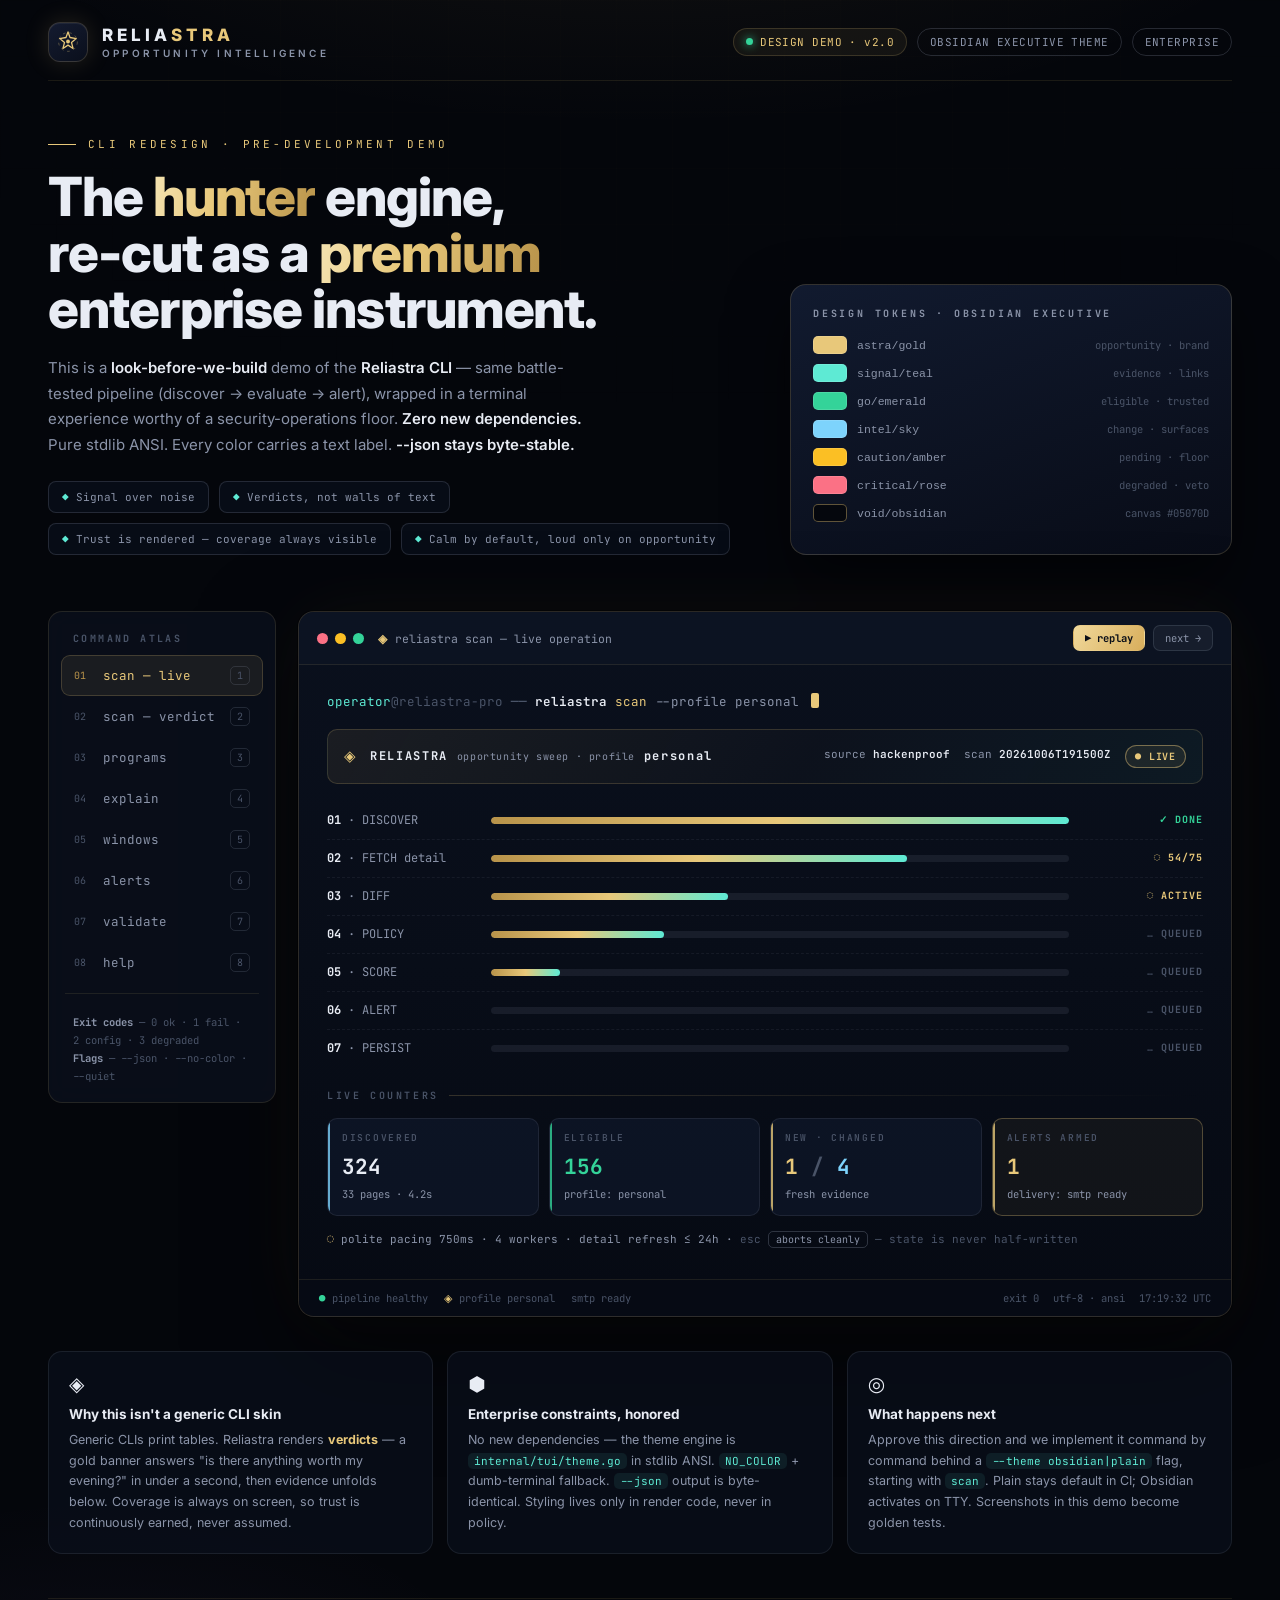
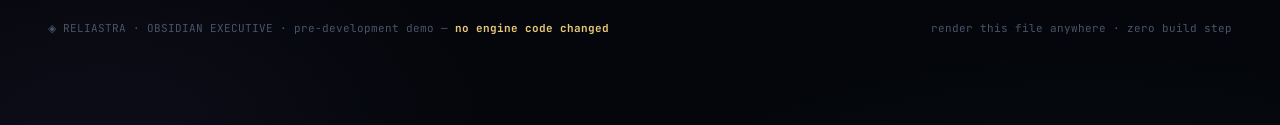
<file: design/reliastra/index.html>
<!DOCTYPE html>
<html lang="en">
<head>
<meta charset="UTF-8">
<meta name="viewport" content="width=device-width, initial-scale=1.0">
<title>Reliastra CLI — Enterprise Design Demo · Obsidian Executive</title>
<link rel="preconnect" href="https://fonts.googleapis.com">
<link href="https://fonts.googleapis.com/css2?family=Inter:wght@400;500;600;700;800&family=JetBrains+Mono:ital,wght@0,400;0,500;0,600;0,700;1,400&display=swap" rel="stylesheet">
<style>
:root{
  --bg:#04060B; --bg2:#070B14;
  --surface:#0B111E; --surface2:#0E1626; --surface3:#131D33;
  --gold:#E8C87A; --gold-deep:#B8934A; --gold-faint:rgba(232,200,122,.14);
  --gold-hair:rgba(232,200,122,.18);
  --teal:#5EEAD4; --sky:#7DD3FC; --green:#34D399; --amber:#FBBF24; --rose:#FB7185; --violet:#A78BFA;
  --text:#E8ECF4; --muted:#8B94A9; --faint:#4A5468;
  --mono:'JetBrains Mono','SF Mono','Cascadia Code',Menlo,monospace;
  --ui:'Inter',-apple-system,'SF Pro',system-ui,sans-serif;
}
*{margin:0;padding:0;box-sizing:border-box}
body{background:var(--bg);color:var(--text);font-family:var(--ui);min-height:100vh;overflow-x:hidden;
  background-image:radial-gradient(1200px 500px at 50% -10%,rgba(232,200,122,.07),transparent 60%),radial-gradient(900px 420px at 85% 110%,rgba(94,234,212,.05),transparent 60%),radial-gradient(700px 380px at 8% 100%,rgba(167,139,250,.05),transparent 60%);}
body::before{content:'';position:fixed;inset:0;pointer-events:none;opacity:.5;
  background-image:linear-gradient(rgba(232,200,122,.025) 1px,transparent 1px),linear-gradient(90deg,rgba(232,200,122,.025) 1px,transparent 1px);
  background-size:56px 56px;mask-image:radial-gradient(ellipse 90% 70% at 50% 0%,black 30%,transparent 75%);}
::selection{background:rgba(232,200,122,.28)}
.wrap{max-width:1240px;margin:0 auto;padding:0 28px 90px;position:relative;z-index:1}
/* ── top bar ── */
.topbar{display:flex;align-items:center;justify-content:space-between;padding:22px 0 18px;border-bottom:1px solid rgba(232,200,122,.1)}
.brand{display:flex;align-items:center;gap:14px}
.mark{width:40px;height:40px;border-radius:12px;display:grid;place-items:center;position:relative;
  background:linear-gradient(145deg,#141B30,#0A0F1C);border:1px solid var(--gold-hair);
  box-shadow:0 0 24px rgba(232,200,122,.15),inset 0 1px 0 rgba(255,255,255,.06)}
.mark svg{width:22px;height:22px}
.brand h1{font-size:17px;font-weight:800;letter-spacing:.24em}
.brand h1 span{color:var(--gold)}
.brand small{display:block;font-size:10px;letter-spacing:.32em;color:var(--muted);font-weight:600;margin-top:2px}
.top-right{display:flex;align-items:center;gap:10px}
.badge{font-family:var(--mono);font-size:11px;padding:6px 12px;border-radius:99px;border:1px solid var(--gold-hair);color:var(--gold);background:rgba(232,200,122,.06);letter-spacing:.04em}
.badge.ghost{color:var(--muted);border-color:rgba(139,148,169,.25);background:transparent}
.dot{width:7px;height:7px;border-radius:50%;background:var(--green);box-shadow:0 0 10px var(--green);display:inline-block;margin-right:7px;vertical-align:1px;animation:pulse 2.4s infinite}
@keyframes pulse{0%,100%{opacity:1}50%{opacity:.4}}
/* ── hero ── */
.hero{padding:56px 0 30px;display:grid;grid-template-columns:1.35fr .85fr;gap:40px;align-items:end}
.eyebrow{font-family:var(--mono);font-size:11px;letter-spacing:.3em;color:var(--gold);margin-bottom:18px;display:flex;align-items:center;gap:12px}
.eyebrow::before{content:'';width:28px;height:1px;background:var(--gold)}
.hero h2{font-size:clamp(34px,4.6vw,54px);line-height:1.04;font-weight:800;letter-spacing:-.02em}
.hero h2 em{font-style:normal;background:linear-gradient(100deg,#F4E3B2,#E8C87A 40%,#B8934A);-webkit-background-clip:text;background-clip:text;color:transparent}
.hero p{color:var(--muted);font-size:15px;line-height:1.7;margin-top:18px;max-width:560px}
.hero p strong{color:var(--text);font-weight:600}
.principles{display:flex;gap:10px;margin-top:24px;flex-wrap:wrap}
.principle{font-family:var(--mono);font-size:11px;color:var(--muted);border:1px solid rgba(139,148,169,.22);border-radius:8px;padding:8px 13px;background:rgba(11,17,30,.6)}
.principle b{color:var(--teal);font-weight:600}
.hero-card{background:linear-gradient(160deg,rgba(19,29,51,.9),rgba(9,13,24,.9));border:1px solid var(--gold-hair);border-radius:16px;padding:22px;box-shadow:0 24px 60px rgba(0,0,0,.5)}
.hero-card h3{font-family:var(--mono);font-size:10px;letter-spacing:.28em;color:var(--muted);margin-bottom:16px}
.token-row{display:flex;align-items:center;gap:10px;margin-bottom:10px;font-family:var(--mono);font-size:11.5px}
.swatch{width:34px;height:18px;border-radius:5px;border:1px solid rgba(255,255,255,.12)}
.token-row code{color:var(--muted)} .token-row span:last-child{margin-left:auto;color:var(--faint);font-size:10.5px}
/* ── layout ── */
.stage{display:grid;grid-template-columns:228px 1fr;gap:22px;margin-top:26px;align-items:start}
/* nav */
.nav{background:rgba(11,17,30,.75);backdrop-filter:blur(12px);border:1px solid rgba(232,200,122,.12);border-radius:14px;padding:12px;position:sticky;top:20px}
.nav h4{font-family:var(--mono);font-size:10px;letter-spacing:.24em;color:var(--faint);padding:8px 12px 10px}
.nav button{display:flex;align-items:center;gap:11px;width:100%;text-align:left;background:transparent;border:1px solid transparent;color:var(--muted);font-family:var(--mono);font-size:12.5px;padding:10px 12px;border-radius:9px;cursor:pointer;transition:all .18s}
.nav button:hover{color:var(--text);background:rgba(232,200,122,.05)}
.nav button.active{color:var(--gold);background:rgba(232,200,122,.08);border-color:rgba(232,200,122,.2)}
.nav button .n{font-size:10px;color:var(--faint);width:18px}
.nav button.active .n{color:var(--gold-deep)}
.nav button .k{margin-left:auto;font-size:10px;color:var(--faint);border:1px solid rgba(139,148,169,.2);border-radius:5px;padding:2px 6px}
.nav .sep{height:1px;background:rgba(232,200,122,.1);margin:10px 4px}
.nav .foot{padding:10px 12px 4px;font-family:var(--mono);font-size:10.5px;color:var(--faint);line-height:1.7}
.nav .foot b{color:var(--muted)}
/* terminal */
.term{background:linear-gradient(180deg,#0A101D,#060A13);border:1px solid rgba(232,200,122,.16);border-radius:16px;overflow:hidden;box-shadow:0 40px 100px rgba(0,0,0,.6),0 0 0 1px rgba(0,0,0,.4),0 0 80px rgba(232,200,122,.05)}
.term-bar{display:flex;align-items:center;gap:14px;padding:13px 18px;border-bottom:1px solid rgba(232,200,122,.1);background:rgba(14,22,38,.6)}
.lights{display:flex;gap:7px}
.lights i{width:11px;height:11px;border-radius:50%}
.lights i:nth-child(1){background:#FB7185}.lights i:nth-child(2){background:#FBBF24}.lights i:nth-child(3){background:#34D399}
.term-title{font-family:var(--mono);font-size:11.5px;color:var(--muted);display:flex;align-items:center;gap:8px}
.term-title b{color:var(--gold);font-weight:600}
.term-actions{margin-left:auto;display:flex;gap:8px}
.tbtn{font-family:var(--mono);font-size:10.5px;color:var(--muted);background:rgba(139,148,169,.08);border:1px solid rgba(139,148,169,.2);border-radius:7px;padding:5px 11px;cursor:pointer;transition:all .15s}
.tbtn:hover{color:var(--gold);border-color:var(--gold-hair)}
.tbtn.primary{color:#0A0E18;background:linear-gradient(120deg,#F0D89A,#D8AE5C);border-color:transparent;font-weight:700}
.tbtn.primary:hover{filter:brightness(1.08)}
.term-body{padding:26px 28px 30px;font-family:var(--mono);font-size:12.5px;line-height:1.75;min-height:560px;position:relative}
.screen{display:none;animation:fadeUp .35s ease}
.screen.active{display:block}
@keyframes fadeUp{from{opacity:0;transform:translateY(8px)}to{opacity:1;transform:none}}
/* prompt */
.prompt{color:var(--muted);margin-bottom:16px;font-size:12.5px}
.prompt .u{color:var(--teal)} .prompt .p{color:var(--faint)} .prompt .c{color:var(--text);font-weight:600} .prompt .a{color:var(--gold)}
.cursor{display:inline-block;width:8px;height:15px;background:var(--gold);vertical-align:-2px;margin-left:4px;animation:blink 1.1s steps(1) infinite;border-radius:2px}
@keyframes blink{50%{opacity:0}}
/* header band */
.band{border:1px solid var(--gold-hair);border-radius:10px;background:linear-gradient(120deg,rgba(232,200,122,.08),rgba(232,200,122,.02) 55%,rgba(94,234,212,.05));padding:13px 16px;margin-bottom:18px;display:flex;align-items:center;gap:14px;flex-wrap:wrap}
.band .logo{font-size:15px;color:var(--gold)}
.band .t{font-weight:700;letter-spacing:.14em;font-size:12px}
.band .t small{color:var(--muted);font-weight:400;letter-spacing:.06em}
.band .meta{margin-left:auto;font-size:11px;color:var(--muted);display:flex;gap:14px}
.band .meta b{color:var(--text);font-weight:600}
/* pills */
.pill{display:inline-block;font-size:10px;font-weight:700;letter-spacing:.08em;padding:2px 9px;border-radius:99px;border:1px solid;vertical-align:1px;white-space:nowrap}
.p-live{color:var(--green);border-color:rgba(52,211,153,.4);background:rgba(52,211,153,.08)}
.p-new{color:var(--gold);border-color:rgba(232,200,122,.45);background:rgba(232,200,122,.08)}
.p-paused{color:var(--muted);border-color:rgba(139,148,169,.35);background:rgba(139,148,169,.07)}
.p-info{color:var(--sky);border-color:rgba(125,211,252,.4);background:rgba(125,211,252,.07)}
.p-warn{color:var(--amber);border-color:rgba(251,191,36,.4);background:rgba(251,191,36,.07)}
.p-bad{color:var(--rose);border-color:rgba(251,113,133,.4);background:rgba(251,113,133,.07)}
.p-teal{color:var(--teal);border-color:rgba(94,234,212,.4);background:rgba(94,234,212,.07)}
.p-violet{color:var(--violet);border-color:rgba(167,139,250,.4);background:rgba(167,139,250,.08)}
/* verdict */
.verdict{border-radius:10px;padding:14px 18px;margin:16px 0;display:flex;align-items:center;gap:16px;flex-wrap:wrap}
.verdict.ok{border:1px solid rgba(52,211,153,.35);background:linear-gradient(120deg,rgba(52,211,153,.1),rgba(52,211,153,.02))}
.verdict.gold{border:1px solid rgba(232,200,122,.4);background:linear-gradient(120deg,rgba(232,200,122,.12),rgba(232,200,122,.02))}
.verdict.bad{border:1px solid rgba(251,113,133,.35);background:linear-gradient(120deg,rgba(251,113,133,.1),rgba(251,113,133,.02))}
.verdict .big{font-size:14px;font-weight:700;letter-spacing:.06em}
.verdict.ok .big{color:var(--green)} .verdict.gold .big{color:var(--gold)} .verdict.bad .big{color:var(--rose)}
.verdict .sub{font-size:11px;color:var(--muted)} .verdict .sub b{color:var(--text)}
.verdict .right{margin-left:auto;display:flex;gap:18px;font-size:11px;color:var(--muted)}
.verdict .right b{display:block;font-size:17px;color:var(--text)}
/* metric grid */
.mgrid{display:grid;grid-template-columns:repeat(4,1fr);gap:10px;margin:14px 0}
.m{background:rgba(19,29,51,.5);border:1px solid rgba(139,148,169,.14);border-radius:10px;padding:11px 14px;position:relative;overflow:hidden}
.m::after{content:'';position:absolute;left:0;top:0;bottom:0;width:2px;background:var(--ac,var(--faint));opacity:.8}
.m .k{font-size:9.5px;letter-spacing:.18em;color:var(--faint);font-weight:600}
.m .v{font-size:21px;font-weight:700;margin:2px 0 0}
.m .d{font-size:10.5px;color:var(--muted)}
.m.hl{border-color:rgba(232,200,122,.3);background:rgba(232,200,122,.05)}
/* bars */
.bar{height:6px;border-radius:99px;background:rgba(139,148,169,.14);overflow:hidden;margin-top:8px;position:relative}
.bar i{display:block;height:100%;border-radius:99px;background:linear-gradient(90deg,var(--gold-deep),var(--gold));box-shadow:0 0 12px rgba(232,200,122,.4)}
.bar.teal i{background:linear-gradient(90deg,#0E9F8A,var(--teal));box-shadow:0 0 12px rgba(94,234,212,.35)}
.bar.green i{background:linear-gradient(90deg,#0E9F6E,var(--green));box-shadow:0 0 12px rgba(52,211,153,.35)}
.bar.sky i{background:linear-gradient(90deg,#3B82F6,var(--sky))}
.microbar{display:inline-block;width:64px;height:5px;border-radius:99px;background:rgba(139,148,169,.16);vertical-align:middle;overflow:hidden;margin-right:8px}
.microbar i{display:block;height:100%;background:linear-gradient(90deg,var(--gold-deep),var(--gold))}
/* tables */
table.t{width:100%;border-collapse:collapse;font-size:12px;margin:12px 0}
table.t th{text-align:left;font-size:9.5px;letter-spacing:.2em;color:var(--faint);font-weight:600;padding:8px 10px;border-bottom:1px solid rgba(232,200,122,.14)}
table.t td{padding:9px 10px;border-bottom:1px solid rgba(139,148,169,.08);vertical-align:middle}
table.t tr:last-child td{border-bottom:none}
table.t tr:hover td{background:rgba(232,200,122,.025)}
td.num,th.num{text-align:right;font-variant-numeric:tabular-nums}
.score{font-weight:700;color:var(--gold)}
.dim{color:var(--muted)} .faint{color:var(--faint)} .gold{color:var(--gold)} .teal{color:var(--teal)} .green{color:var(--green)} .amber{color:var(--amber)} .rose{color:var(--rose)} .sky{color:var(--sky)} .violet{color:var(--violet)}
.tag{font-size:10.5px;color:var(--sky);background:rgba(125,211,252,.07);border:1px solid rgba(125,211,252,.2);border-radius:6px;padding:1px 7px;margin-right:4px;white-space:nowrap}
/* phase rail */
.phase{display:grid;grid-template-columns:150px 1fr 120px;gap:14px;align-items:center;padding:8px 0;border-bottom:1px dashed rgba(139,148,169,.1);font-size:12px}
.phase:last-child{border-bottom:none}
.phase .pn{color:var(--muted)} .phase .pn b{color:var(--text)}
.phase .st{font-size:10px;font-weight:700;letter-spacing:.1em;text-align:right}
.st.done{color:var(--green)} .st.run{color:var(--gold);animation:blink 1.4s steps(1) infinite} .st.wait{color:var(--faint)}
.pbar{height:7px;border-radius:99px;background:rgba(139,148,169,.12);overflow:hidden}
.pbar i{display:block;height:100%;background:linear-gradient(90deg,var(--gold-deep),var(--gold),var(--teal));border-radius:99px;transition:width .3s}
.spin{display:inline-block;animation:spin 1s linear infinite;color:var(--gold)}
@keyframes spin{to{transform:rotate(360deg)}}
/* alert card */
.acard{border:1px solid rgba(232,200,122,.3);border-radius:12px;background:linear-gradient(140deg,rgba(232,200,122,.09),rgba(232,200,122,.02) 60%);padding:16px 18px;margin:12px 0;display:grid;grid-template-columns:64px 1fr auto;gap:16px;align-items:center}
.ring{width:58px;height:58px;border-radius:50%;display:grid;place-items:center;font-weight:800;font-size:16px;color:var(--gold);
  background:conic-gradient(var(--gold) 0 87%,rgba(139,148,169,.15) 87% 100%);position:relative}
.ring::after{content:'';position:absolute;inset:6px;border-radius:50%;background:#0A0F1C}
.ring b{position:relative;z-index:1}
.acard h5{font-size:13px;font-weight:700;margin-bottom:3px}
.acard .s{font-size:11px;color:var(--muted)}
.acard .s b{color:var(--text)}
.acard .go{text-align:right;font-size:11px;color:var(--muted)}
.acard .go .bounty{font-size:19px;font-weight:800;color:var(--gold)}
/* explain */
.dossier{display:grid;grid-template-columns:1fr 1fr;gap:10px;margin:12px 0}
.panel{border:1px solid rgba(139,148,169,.14);border-radius:10px;padding:13px 16px;background:rgba(19,29,51,.4)}
.panel.full{grid-column:1/-1}
.panel h6{font-size:9.5px;letter-spacing:.22em;color:var(--faint);margin-bottom:10px;font-weight:600}
.kv{display:flex;justify-content:space-between;font-size:12px;padding:3.5px 0}
.kv span:first-child{color:var(--muted)}
.check{display:flex;gap:10px;align-items:flex-start;padding:6px 0;border-bottom:1px dashed rgba(139,148,169,.1);font-size:12px}
.check:last-child{border-bottom:none}
.ck{font-size:9.5px;font-weight:800;letter-spacing:.08em;padding:2px 8px;border-radius:6px;min-width:52px;text-align:center}
.ck.pass{color:var(--green);background:rgba(52,211,153,.1);border:1px solid rgba(52,211,153,.3)}
.ck.fail{color:var(--rose);background:rgba(251,113,133,.1);border:1px solid rgba(251,113,133,.3)}
.ck.info{color:var(--sky);background:rgba(125,211,252,.08);border:1px solid rgba(125,211,252,.25)}
.pledger{display:grid;grid-template-columns:150px 44px 1fr;gap:10px;align-items:center;font-size:11.5px;padding:4px 0}
.pledger .pv{font-weight:700;text-align:right;color:var(--gold)}
/* windows */
.wcard{border:1px solid rgba(139,148,169,.16);border-radius:12px;padding:15px 18px;margin:10px 0;background:rgba(19,29,51,.35)}
.wcard.open{border-color:rgba(232,200,122,.35);background:linear-gradient(140deg,rgba(232,200,122,.07),transparent 65%)}
.wcard .wh{display:flex;align-items:center;gap:12px;margin-bottom:8px;flex-wrap:wrap}
.wcard .wh b{font-size:12.5px}
.delta{font-size:11.5px;color:var(--muted);padding:2.5px 0 2.5px 18px;position:relative}
.delta::before{content:'◆';position:absolute;left:0;color:var(--teal);font-size:8px;top:7px}
.delta b{color:var(--text);font-weight:600}
/* help atlas */
.cmds{display:grid;grid-template-columns:1fr 1fr;gap:8px;margin-top:12px}
.cmd{border:1px solid rgba(139,148,169,.13);border-radius:10px;padding:11px 14px;background:rgba(19,29,51,.35);font-size:12px;transition:all .15s}
.cmd:hover{border-color:var(--gold-hair)}
.cmd b{color:var(--gold)} .cmd code{color:var(--teal);font-size:11px} .cmd p{color:var(--muted);font-size:11px;margin-top:3px}
/* coverage */
.cov{display:flex;align-items:center;gap:14px;margin:12px 0;font-size:11.5px}
.cov .track{flex:1;height:10px;border-radius:99px;background:rgba(139,148,169,.12);position:relative;overflow:visible}
.cov .fill{height:100%;border-radius:99px;background:linear-gradient(90deg,#0E9F6E,var(--green));box-shadow:0 0 16px rgba(52,211,153,.35)}
.cov .floor{position:absolute;top:-4px;bottom:-4px;width:2px;background:var(--amber)}
.cov .floor::after{content:'floor 90%';position:absolute;top:-17px;left:-24px;font-size:9px;color:var(--amber);white-space:nowrap}
/* status bar */
.statusbar{display:flex;align-items:center;gap:16px;padding:11px 20px;border-top:1px solid rgba(232,200,122,.1);background:rgba(7,11,20,.8);font-family:var(--mono);font-size:10.5px;color:var(--faint)}
.statusbar .sb{display:flex;align-items:center;gap:7px}
.statusbar .ok{color:var(--green)} .statusbar .g{color:var(--gold)}
.statusbar .right{margin-left:auto;display:flex;gap:14px}
/* section label */
.slabel{font-size:10px;letter-spacing:.26em;color:var(--faint);font-weight:600;margin:20px 0 6px;display:flex;align-items:center;gap:10px}
.slabel::after{content:'';flex:1;height:1px;background:linear-gradient(90deg,rgba(232,200,122,.2),transparent)}
.hint{font-size:11px;color:var(--faint);margin-top:10px}
.hint kbd{border:1px solid rgba(139,148,169,.3);border-radius:5px;padding:1px 7px;font-family:var(--mono);font-size:10px;color:var(--muted)}
/* design notes */
.notes{display:grid;grid-template-columns:repeat(3,1fr);gap:14px;margin-top:34px}
.note{border:1px solid rgba(139,148,169,.14);border-radius:14px;padding:20px;background:rgba(11,17,30,.6)}
.note .ni{font-size:20px;margin-bottom:10px}
.note h4{font-size:13.5px;font-weight:700;margin-bottom:8px}
.note p{font-size:12.5px;color:var(--muted);line-height:1.65}
.note p code{font-family:var(--mono);font-size:11px;color:var(--teal);background:rgba(94,234,212,.08);padding:1px 6px;border-radius:5px}
/* footer */
.footer{margin-top:44px;padding-top:22px;border-top:1px solid rgba(232,200,122,.1);display:flex;justify-content:space-between;font-family:var(--mono);font-size:11px;color:var(--faint);flex-wrap:wrap;gap:10px}
.footer b{color:var(--gold)}
/* gallery */
.gallery{display:grid;grid-template-columns:.9fr 1.1fr;gap:14px;margin-top:34px}
.gcard{border:1px solid rgba(232,200,122,.14);border-radius:14px;overflow:hidden;background:rgba(11,17,30,.6)}
.gcard img{display:block;width:100%;height:100%;object-fit:cover}
.gcard .cap{padding:12px 16px;font-family:var(--mono);font-size:11px;color:var(--muted);border-top:1px solid rgba(232,200,122,.1);display:flex;justify-content:space-between}
.gcard .cap b{color:var(--gold);letter-spacing:.12em;font-size:10px}
@media(max-width:1020px){.gallery{grid-template-columns:1fr}}
@media(max-width:1020px){.hero{grid-template-columns:1fr}.stage{grid-template-columns:1fr}.nav{position:static;display:flex;flex-wrap:wrap;gap:6px}.nav h4,.nav .foot,.nav .sep{display:none}.nav button{width:auto}.mgrid{grid-template-columns:repeat(2,1fr)}.dossier,.cmds{grid-template-columns:1fr}.notes{grid-template-columns:1fr}.term-body{padding:18px 16px;font-size:11.5px}}
</style>
</head>
<body>
<div class="wrap">

  <div class="topbar">
    <div class="brand">
      <div class="mark">
        <svg viewBox="0 0 24 24" fill="none"><path d="M12 1l2.2 6.1L21 8.2l-5.2 4.3 1.7 6.5L12 15.4 6.5 19l1.7-6.5L3 8.2l6.8-1.1L12 1z" stroke="#E8C87A" stroke-width="1.4" stroke-linejoin="round"/><circle cx="12" cy="11.4" r="2.1" fill="#E8C87A"/><circle cx="12" cy="12" r="10.2" stroke="rgba(232,200,122,.35)" stroke-width="1" stroke-dasharray="3 4"/></svg>
      </div>
      <div><h1>RELIA<span>STRA</span></h1><small>OPPORTUNITY INTELLIGENCE</small></div>
    </div>
    <div class="top-right">
      <span class="badge"><span class="dot"></span>DESIGN DEMO · v2.0</span>
      <span class="badge ghost">OBSIDIAN EXECUTIVE THEME</span>
      <span class="badge ghost">ENTERPRISE</span>
    </div>
  </div>

  <div class="hero">
    <div>
      <div class="eyebrow">CLI REDESIGN · PRE-DEVELOPMENT DEMO</div>
      <h2>The <em>hunter</em> engine,<br>re-cut as a <em>premium</em><br>enterprise instrument.</h2>
      <p>This is a <strong>look-before-we-build</strong> demo of the <strong>Reliastra CLI</strong> — same battle-tested pipeline (discover → evaluate → alert), wrapped in a terminal experience worthy of a security-operations floor. <strong>Zero new dependencies.</strong> Pure stdlib ANSI. Every color carries a text label. <strong>--json stays byte-stable.</strong></p>
      <div class="principles">
        <span class="principle"><b>◆</b> Signal over noise</span>
        <span class="principle"><b>◆</b> Verdicts, not walls of text</span>
        <span class="principle"><b>◆</b> Trust is rendered — coverage always visible</span>
        <span class="principle"><b>◆</b> Calm by default, loud only on opportunity</span>
      </div>
    </div>
    <div class="hero-card">
      <h3>DESIGN TOKENS · OBSIDIAN EXECUTIVE</h3>
      <div class="token-row"><span class="swatch" style="background:#E8C87A"></span><code>astra/gold</code><span>opportunity · brand</span></div>
      <div class="token-row"><span class="swatch" style="background:#5EEAD4"></span><code>signal/teal</code><span>evidence · links</span></div>
      <div class="token-row"><span class="swatch" style="background:#34D399"></span><code>go/emerald</code><span>eligible · trusted</span></div>
      <div class="token-row"><span class="swatch" style="background:#7DD3FC"></span><code>intel/sky</code><span>change · surfaces</span></div>
      <div class="token-row"><span class="swatch" style="background:#FBBF24"></span><code>caution/amber</code><span>pending · floor</span></div>
      <div class="token-row"><span class="swatch" style="background:#FB7185"></span><code>critical/rose</code><span>degraded · veto</span></div>
      <div class="token-row"><span class="swatch" style="background:#05070D;border-color:rgba(232,200,122,.4)"></span><code>void/obsidian</code><span>canvas #05070D</span></div>
    </div>
  </div>

  <div class="stage">
    <div class="nav">
      <h4>COMMAND ATLAS</h4>
      <button data-screen="scan-live" class="active"><span class="n">01</span>scan — live<span class="k">1</span></button>
      <button data-screen="scan-report"><span class="n">02</span>scan — verdict<span class="k">2</span></button>
      <button data-screen="programs"><span class="n">03</span>programs<span class="k">3</span></button>
      <button data-screen="explain"><span class="n">04</span>explain<span class="k">4</span></button>
      <button data-screen="windows"><span class="n">05</span>windows<span class="k">5</span></button>
      <button data-screen="alerts"><span class="n">06</span>alerts<span class="k">6</span></button>
      <button data-screen="validate"><span class="n">07</span>validate<span class="k">7</span></button>
      <button data-screen="help"><span class="n">08</span>help<span class="k">8</span></button>
      <div class="sep"></div>
      <div class="foot"><b>Exit codes</b> — 0 ok · 1 fail · 2 config · 3 degraded<br><b>Flags</b> — --json · --no-color · --quiet</div>
    </div>

    <div class="term">
      <div class="term-bar">
        <div class="lights"><i></i><i></i><i></i></div>
        <div class="term-title"><b>◈</b><span id="tabTitle">reliastra scan — live operation</span></div>
        <div class="term-actions">
          <button class="tbtn primary" id="replayBtn">▶ replay</button>
          <button class="tbtn" onclick="cycleScreen(1)">next →</button>
        </div>
      </div>
      <div class="term-body">

        <!-- ═════════ 01 SCAN LIVE ═════════ -->
        <div class="screen active" id="s-scan-live">
          <div class="prompt"><span class="u">operator</span><span class="p">@reliastra-pro ── </span><span class="c">reliastra</span> <span class="a">scan</span> --profile personal <span class="cursor"></span></div>
          <div class="band"><span class="logo">◈</span><span class="t">RELIASTRA <small>opportunity sweep · profile</small> personal</span>
            <span class="meta"><span>source <b>hackenproof</b></span><span>scan <b id="liveScanId">20261006T191500Z</b></span><span class="pill p-new">● LIVE</span></span></div>
          <div id="phaseRail">
            <div class="phase"><span class="pn"><b>01</b> · DISCOVER</span><div class="pbar"><i data-w="100"></i></div><span class="st done">✓ DONE</span></div>
            <div class="phase"><span class="pn"><b>02</b> · FETCH detail</span><div class="pbar"><i data-w="72"></i></div><span class="st run">◌ 54/75</span></div>
            <div class="phase"><span class="pn"><b>03</b> · DIFF</span><div class="pbar"><i data-w="41"></i></div><span class="st run">◌ ACTIVE</span></div>
            <div class="phase"><span class="pn"><b>04</b> · POLICY</span><div class="pbar"><i data-w="30"></i></div><span class="st wait">… QUEUED</span></div>
            <div class="phase"><span class="pn"><b>05</b> · SCORE</span><div class="pbar"><i data-w="12"></i></div><span class="st wait">… QUEUED</span></div>
            <div class="phase"><span class="pn"><b>06</b> · ALERT</span><div class="pbar"><i data-w="0"></i></div><span class="st wait">… QUEUED</span></div>
            <div class="phase"><span class="pn"><b>07</b> · PERSIST</span><div class="pbar"><i data-w="0"></i></div><span class="st wait">… QUEUED</span></div>
          </div>
          <div class="slabel">LIVE COUNTERS</div>
          <div class="mgrid">
            <div class="m" style="--ac:#7DD3FC"><div class="k">DISCOVERED</div><div class="v"><span class="count" data-to="324">0</span></div><div class="d">33 pages · 4.2s</div></div>
            <div class="m" style="--ac:#34D399"><div class="k">ELIGIBLE</div><div class="v green"><span class="count" data-to="156">0</span></div><div class="d">profile: personal</div></div>
            <div class="m" style="--ac:#E8C87A"><div class="k">NEW · CHANGED</div><div class="v"><span class="gold count" data-to="1">0</span><span class="faint"> / </span><span class="sky count" data-to="4">0</span></div><div class="d">fresh evidence</div></div>
            <div class="m hl" style="--ac:#E8C87A"><div class="k">ALERTS ARMED</div><div class="v gold"><span class="count" data-to="1">0</span></div><div class="d">delivery: smtp ready</div></div>
          </div>
          <div class="hint"><span class="spin">◌</span> <span class="dim">polite pacing 750ms · 4 workers · detail refresh ≤ 24h ·</span> esc <kbd>aborts cleanly</kbd> — state is never half-written</div>
        </div>

        <!-- ═════════ 02 SCAN REPORT ═════════ -->
        <div class="screen" id="s-scan-report">
          <div class="prompt"><span class="u">operator</span><span class="p">@reliastra-pro ── </span><span class="c">reliastra</span> <span class="a">scan</span> <span class="faint">— completed in 38.8s</span></div>
          <div class="verdict gold"><span style="font-size:22px">◈</span><div><div class="big">1 ACTIONABLE OPPORTUNITY</div><div class="sub">delivered <b>1/1</b> · suppressed duplicates <b>0</b> · coverage <b>324/324 · 100% · TRUSTED</b> · exit <b>0</b></div></div>
            <div class="right"><span>scan<b>191500Z</b></span><span>duration<b>38.8s</b></span></div></div>
          <div class="mgrid">
            <div class="m" style="--ac:#7DD3FC"><div class="k">EVALUATED</div><div class="v">324</div><div class="d">fetched 41 · listing 283</div></div>
            <div class="m" style="--ac:#34D399"><div class="k">ELIGIBLE</div><div class="v green">156</div><div class="d">rejected 168 · quarantined 0</div></div>
            <div class="m" style="--ac:#E8C87A"><div class="k">FRESH</div><div class="v"><span class="gold">1</span><span class="faint"> new · </span><span class="sky">4</span><span class="faint"> chg</span></div><div class="d">minor 11 (not surfaced)</div></div>
            <div class="m" style="--ac:#FB7185"><div class="k">ERRORS</div><div class="v">0</div><div class="d">fetch_failed 0</div></div>
          </div>
          <div class="slabel">COVERAGE — DID THIS SWEEP ACTUALLY SEE THE PLATFORM?</div>
          <div class="cov"><span class="green"><b>● 100.0%</b></span><div class="track"><div class="fill" style="width:100%"></div><div class="floor" style="left:90%"></div></div><span class="dim">324 observed / 324 expected · absent 0 · departed 2</span></div>
          <div class="slabel">ALERT DISPATCHED</div>
          <div class="acard"><div class="ring"><b>87</b></div>
            <div><h5><span class="pill p-new">NEW MATCH</span> &nbsp;Swisstronik Blockchain Stability</h5>
            <div class="s">launched <b>3y ago</b> · detected <b>&lt;1m</b> · ceiling <b>$500</b> · competition <b>4 submissions</b> · <span class="tag">web2</span><span class="tag">web_application</span></div>
            <div class="s faint">why: no reputation gate · no fee · no KYC · 6 in-scope assets · crypto_platform</div></div>
            <div class="go"><div class="bounty">$500</div>ceiling<br><span class="pill p-live" style="margin-top:6px">✓ DELIVERED</span></div></div>
          <div class="slabel">ELIGIBLE · TOP 5 BY ATTENTION PRIORITY</div>
          <table class="t"><tr><th>PROGRAM</th><th class="num">SCORE</th><th class="num">AGE</th><th>TOP REASON</th></tr>
            <tr><td><span class="gold">◆</span> Ternoa Web and Apps</td><td class="num score"><span class="microbar"><i style="width:89%"></i></span>89</td><td class="num dim">4y</td><td class="dim">ceiling $50,000 · 10 assets</td></tr>
            <tr><td><span class="gold">◆</span> Sweed Web</td><td class="num score"><span class="microbar"><i style="width:88%"></i></span>88</td><td class="num dim">1y</td><td class="dim">23 in-scope assets · infra+web</td></tr>
            <tr><td><span class="gold">◆</span> Avalanche Websites and APIs</td><td class="num score"><span class="microbar"><i style="width:87%"></i></span>87</td><td class="num dim">5y</td><td class="dim">api · web · $10k ceiling</td></tr>
            <tr><td><span class="gold">◆</span> Swisstronik Blockchain Stability</td><td class="num score"><span class="microbar"><i style="width:87%"></i></span>87</td><td class="num dim">3y</td><td class="dim">4 submissions · low competition</td></tr>
            <tr><td><span class="teal">◆</span> 1inch Business</td><td class="num score"><span class="microbar"><i style="width:84%"></i></span>84</td><td class="num dim">1y</td><td class="dim">api.1inch.com · SaaS platform</td></tr>
          </table>
          <div class="hint faint">+ 151 more eligible · <span class="teal">reliastra programs --eligible</span> for the full ledger · machine-readable: <span class="teal">--json</span></div>
        </div>

        <!-- ═════════ 03 PROGRAMS ═════════ -->
        <div class="screen" id="s-programs">
          <div class="prompt"><span class="u">operator</span><span class="p">@reliastra-pro ── </span><span class="c">reliastra</span> <span class="a">programs</span> --eligible --limit 8</div>
          <div class="band"><span class="logo">▦</span><span class="t">PROGRAM LEDGER <small>· 156 eligible of 324 known · last scan 20261006T191500Z</small></span><span class="meta"><span class="pill p-live">PROFILE · PERSONAL</span></span></div>
          <table class="t"><tr><th>PROGRAM</th><th>STATE</th><th class="num">SCORE</th><th class="num">LAUNCHED</th><th class="num">SEEN</th><th>SURFACES</th></tr>
            <tr><td><b>1inch Business</b><br><span class="faint" style="font-size:10.5px">up to $100,000 · 163 reports</span></td><td><span class="pill p-live">● LIVE</span></td><td class="num score">84</td><td class="num dim">1y</td><td class="num dim">3d</td><td><span class="tag">api</span><span class="tag">web_app</span></td></tr>
            <tr><td><b>Aurora Web</b><br><span class="faint" style="font-size:10.5px">up to $100,000 · 124 reports</span></td><td><span class="pill p-live">● LIVE</span></td><td class="num score">82</td><td class="num dim">3y</td><td class="num dim">3d</td><td><span class="tag">web2</span><span class="tag">web_app</span></td></tr>
            <tr><td><b>Ult: Trade Stocks &amp; Crypto</b><br><span class="faint" style="font-size:10.5px">up to $20,000 · 74 reports</span></td><td><span class="pill p-new">◆ NEW</span></td><td class="num score">81</td><td class="num dim">8d</td><td class="num dim">3d</td><td><span class="tag">api</span><span class="tag">mobile</span></td></tr>
            <tr><td><b>WEEX Web &amp; App</b><br><span class="faint" style="font-size:10.5px">up to $10,000 · 379 reports</span></td><td><span class="pill p-live">● LIVE</span></td><td class="num score">79</td><td class="num dim">1y</td><td class="num dim">3d</td><td><span class="tag">web_app</span><span class="tag">mobile</span></td></tr>
            <tr><td><b>WhiteBIT</b><br><span class="faint" style="font-size:10.5px">up to $10,000 · 297 reports</span></td><td><span class="pill p-live">● LIVE</span></td><td class="num score">78</td><td class="num dim">5y</td><td class="num dim">3d</td><td><span class="tag">api</span><span class="tag">web_app</span></td></tr>
            <tr><td><b>Astros Web</b><br><span class="faint" style="font-size:10.5px">up to $5,000 · 58 reports</span></td><td><span class="pill p-info">◐ SCOPE+</span></td><td class="num score">76</td><td class="num dim">11m</td><td class="num dim">3d</td><td><span class="tag">web_app</span></td></tr>
            <tr><td><b>ZetaChain Web Apps</b><br><span class="faint" style="font-size:10.5px">up to $500 · 44 reports</span></td><td><span class="pill p-live">● LIVE</span></td><td class="num score">71</td><td class="num dim">2y</td><td class="num dim">3d</td><td><span class="tag">web2</span><span class="tag">web_app</span></td></tr>
            <tr><td><b>Walrus Protocol</b><br><span class="faint" style="font-size:10.5px">up to $100,000 · 273 reports</span></td><td><span class="pill p-paused">❚❚ PAUSED</span></td><td class="num score">64</td><td class="num dim">1y</td><td class="num dim">3d</td><td><span class="tag">infra</span><span class="tag">protocol</span></td></tr>
          </table>
          <div class="hint faint">8 of 156 shown · launch age ≠ seen age — a 5-year-old program with a fresh scope change still surfaces · <span class="teal">reliastra explain &lt;id&gt;</span> opens the dossier</div>
        </div>

        <!-- ═════════ 04 EXPLAIN ═════════ -->
        <div class="screen" id="s-explain">
          <div class="prompt"><span class="u">operator</span><span class="p">@reliastra-pro ── </span><span class="c">reliastra</span> <span class="a">explain</span> 1inch-business</div>
          <div class="verdict ok"><span style="font-size:22px">✓</span><div><div class="big">ELIGIBLE — 1INCH BUSINESS</div><div class="sub">hackenproof · <span class="teal">hackenproof.com/programs/1inch-business</span> · state <b>live</b> · confidence <b>high</b></div></div>
            <div class="right"><span>priority<b class="gold">84 / 100</b></span><span>bounty<b>$100,000</b></span></div></div>
          <div class="dossier">
            <div class="panel"><h6>ACCESS — CAN YOU REACH IT?</h6>
              <div class="kv"><span>reputation</span><b class="green">✓ none required</b></div>
              <div class="kv"><span>submission fee</span><b class="green">✓ none</b></div>
              <div class="kv"><span>KYC</span><b class="green">✓ not required</b></div>
              <div class="kv"><span>proof of concept</span><b class="green">✓ accepted</b></div>
              <div class="kv"><span>paid to date</span><b>$34,200 · 163 reports</b></div></div>
            <div class="panel"><h6>ATTACK SURFACE — 4 TARGETS</h6>
              <div style="margin-bottom:8px"><span class="tag">api</span><span class="tag">web2</span><span class="tag">web_application</span></div>
              <div class="kv"><span class="green">+ [api]</span><span>api.1inch.com</span></div>
              <div class="kv"><span class="green">+ [web]</span><span>business.1inch.com + portal</span></div>
              <div class="kv"><span>capabilities</span><span class="dim">auth · accounts · trading</span></div></div>
            <div class="panel full"><h6>CRYPTO CLASSIFICATION — PLATFORM, NOT PROTOCOL</h6>
              <div class="kv"><span>kind</span><b class="teal">◆ crypto_platform — ordinary software work (auth, sessions, payments)</b></div>
              <div class="kv"><span>traits</span><span><span class="tag">crypto_api</span><span class="tag">crypto_platform</span><span class="tag">crypto_web_application</span></span></div>
              <div class="kv"><span>dominance veto</span><b class="green">✓ no excluded traits · 0% &lt; 60% threshold</b></div></div>
            <div class="panel full"><h6>POLICY CHECKS — 10 / 10 EXPLAINED</h6>
              <div class="check"><span class="ck pass">PASS</span><span><b>access.reputation</b> <span class="faint">—</span> <span class="dim">no reputation required (≤ 80 allowed)</span></span></div>
              <div class="check"><span class="ck pass">PASS</span><span><b>access.kyc</b> <span class="faint">—</span> <span class="dim">KYC not required</span></span></div>
              <div class="check"><span class="ck pass">PASS</span><span><b>state.allowed</b> <span class="faint">—</span> <span class="dim">live ∈ {live, new}</span></span></div>
              <div class="check"><span class="ck pass">PASS</span><span><b>surface.match</b> <span class="faint">—</span> <span class="dim">exposes api, web2, web_application</span></span></div>
              <div class="check"><span class="ck pass">PASS</span><span><b>crypto.allow</b> <span class="faint">—</span> <span class="dim">carries crypto_platform + crypto_api</span></span></div>
              <div class="check"><span class="ck info">INFO</span><span><b>timing.launch</b> <span class="faint">—</span> <span class="dim">launched 1y ago · change window still evaluable</span></span></div></div>
            <div class="panel full"><h6>ATTENTION PRIORITY — ORDERING AID, NOT A SUCCESS ESTIMATE</h6>
              <div class="pledger"><span class="dim">freshness</span><span class="pv">100</span><div class="bar teal"><i style="width:100%"></i></div></div>
              <div class="pledger"><span class="dim">surface relevance</span><span class="pv">100</span><div class="bar teal"><i style="width:100%"></i></div></div>
              <div class="pledger"><span class="dim">eligibility</span><span class="pv">90</span><div class="bar green"><i style="width:90%"></i></div></div>
              <div class="pledger"><span class="dim">bounty</span><span class="pv">85</span><div class="bar"><i style="width:85%"></i></div></div>
              <div class="pledger"><span class="dim">low competition</span><span class="pv">46</span><div class="bar"><i style="width:46%"></i></div></div></div>
          </div>
        </div>

        <!-- ═════════ 05 WINDOWS ═════════ -->
        <div class="screen" id="s-windows">
          <div class="prompt"><span class="u">operator</span><span class="p">@reliastra-pro ── </span><span class="c">reliastra</span> <span class="a">windows</span> --open</div>
          <div class="band"><span class="logo">◐</span><span class="t">RESEARCH WINDOWS <small>· 2 open · bounded intervals, never point-estimates</small></span><span class="meta"><span>max age <b>168h</b></span><span class="pill p-new">2 OPEN</span></span></div>
          <div class="wcard open">
            <div class="wh"><span class="pill p-new">◐ OPEN</span><b>Astros Web — scope expansion</b><span class="faint">· window 8f3a…c1 · program astros-web</span></div>
            <div class="kv"><span>observed interval</span><b class="gold">between 42m and 47m ago</b> <span class="faint">— opened by scan 191500Z</span></div>
            <div class="kv"><span>triggers</span><span><span class="pill p-info">SCOPE_EXPANSION</span> <span class="pill p-teal">TARGET_ADDED</span></span></div>
            <div style="margin-top:8px"><div class="delta"><b>+ api.astros.ag</b> entered scope <span class="faint">[api]</span></div>
            <div class="delta"><b>reward ceiling</b> $3,000 → <b>$5,000</b></div></div>
            <div class="kv" style="margin-top:8px"><span>submissions reported</span><b>baseline 58 · current 58 · <span class="green">+0 — uncrowded</span></b></div>
          </div>
          <div class="wcard open">
            <div class="wh"><span class="pill p-new">◐ OPEN</span><b>Ult: Trade Stocks &amp; Crypto — newly eligible</b><span class="faint">· window 41bd…9e · program ult-trade</span></div>
            <div class="kv"><span>observed interval</span><b class="gold">between 3h and 3h 05m ago</b> <span class="faint">— launch-gated, source-reported</span></div>
            <div class="kv"><span>triggers</span><span><span class="pill p-new">NEW_PROGRAM</span> <span class="pill p-teal">NEWLY_ELIGIBLE</span></span></div>
            <div style="margin-top:8px"><div class="delta"><b>first observed</b> on listing page 1 · status <b>NEW</b></div>
            <div class="delta"><b>access resolved:</b> no gates · KYC required for payout only</div></div>
            <div class="kv" style="margin-top:8px"><span>submissions reported</span><b>baseline 70 · current 74 · <span class="amber">+4 — warming</span></b></div>
          </div>
          <div class="hint faint">closed windows stay queryable — <span class="teal">reliastra windows --program astros-web</span> · <span class="teal">reliastra replay &lt;id&gt;</span> renders the full read-only timeline</div>
        </div>

        <!-- ═════════ 06 ALERTS ═════════ -->
        <div class="screen" id="s-alerts">
          <div class="prompt"><span class="u">operator</span><span class="p">@reliastra-pro ── </span><span class="c">reliastra</span> <span class="a">alerts</span> --limit 6</div>
          <div class="band"><span class="logo">✉</span><span class="t">DELIVERY LEDGER <small>· every alert recorded, deduplicated by fingerprint</small></span><span class="meta"><span>channel <b>smtp · ready</b></span><span class="pill p-live">✓ 5 / 6 DELIVERED</span></span></div>
          <table class="t"><tr><th>WHEN (UTC)</th><th>KIND</th><th>STATUS</th><th class="num">PRIO</th><th>SUBJECT</th></tr>
            <tr><td class="dim">10-06 19:15:38</td><td><span class="pill p-new">NEW MATCH</span></td><td><span class="pill p-live">✓ SENT</span></td><td class="num score">87</td><td>Swisstronik Blockchain Stability — Web — &lt;1m</td></tr>
            <tr><td class="dim">10-03 19:25:58</td><td><span class="pill p-new">NEW MATCH</span></td><td><span class="pill p-live">✓ SENT</span></td><td class="num score">88</td><td>Sweed Web — infra+web · 23 assets</td></tr>
            <tr><td class="dim">10-03 19:13:15</td><td><span class="pill p-info">SCOPE +</span></td><td><span class="pill p-live">✓ SENT</span></td><td class="num score">86</td><td>Astros Web — target added: api.astros.ag</td></tr>
            <tr><td class="dim">10-03 19:12:40</td><td><span class="pill p-new">NEW MATCH</span></td><td><span class="pill p-live">✓ SENT</span></td><td class="num score">89</td><td>Ternoa Web and Apps — $50k ceiling</td></tr>
            <tr><td class="dim">10-02 21:48:40</td><td><span class="pill p-info">SCOPE +</span></td><td><span class="pill p-live">✓ SENT</span></td><td class="num score">84</td><td>1inch Business — portal docs in scope</td></tr>
            <tr><td class="dim">10-02 21:44:39</td><td><span class="pill p-violet">RE-ACTIVATED</span></td><td><span class="pill p-warn">◌ RETRY 2</span></td><td class="num score">72</td><td>Zest Protocol — listing republished</td></tr>
          </table>
          <div class="hint faint">retry row: <span class="amber">last error: 421 smtp busy — next attempt in 5m</span> · <span class="teal">reliastra alerts --undelivered</span> isolates pending · nothing is ever announced twice</div>
        </div>

        <!-- ═════════ 07 VALIDATE ═════════ -->
        <div class="screen" id="s-validate">
          <div class="prompt"><span class="u">operator</span><span class="p">@reliastra-pro ── </span><span class="c">reliastra</span> <span class="a">validate-config</span></div>
          <div class="verdict ok"><span style="font-size:22px">◈</span><div><div class="big">PROFILE ATTESTED — PERSONAL</div><div class="sub">configs/profiles/personal.yaml · <b>14 / 14</b> thresholds verified · exit <b>0</b></div></div></div>
          <div class="dossier">
            <div class="panel"><h6>ATTESTATION</h6>
              <div class="check"><span class="ck pass">PASS</span><span class="dim">sources · hackenproof enabled</span></div>
              <div class="check"><span class="ck pass">PASS</span><span class="dim">access gates · rep ≤ 80 · fee ≤ $5 · no KYC</span></div>
              <div class="check"><span class="ck pass">PASS</span><span class="dim">crypto mode auto · 8 allowed · 5 excluded · veto ≥ 60%</span></div>
              <div class="check"><span class="ck pass">PASS</span><span class="dim">coverage floor 90% · grace 2 sweeps</span></div>
              <div class="check"><span class="ck pass">PASS</span><span class="dim">windows · new 24h · change 72h · max age 168h</span></div></div>
            <div class="panel"><h6>PROFILE LEDGER</h6>
              <div class="kv"><span>target domains</span><b>7 included</b></div>
              <div class="kv"><span>accepted states</span><b>live · new</b></div>
              <div class="kv"><span>min alert severity</span><b class="amber">medium</b></div>
              <div class="kv"><span>require eligible</span><b class="green">✓ hard gate</b></div>
              <div class="kv"><span>notifications</span><b class="green">✓ enabled · cap 10/scan</b></div>
              <div class="kv"><span>pacing</span><b>750ms · 4 workers · 45s timeout</b></div></div>
          </div>
          <div class="hint faint">a degraded sweep can always be traced to the threshold it failed — the floor is printed here, not buried in YAML</div>
        </div>

        <!-- ═════════ 08 HELP ═════════ -->
        <div class="screen" id="s-help">
          <div class="prompt"><span class="u">operator</span><span class="p">@reliastra-pro ── </span><span class="c">reliastra</span> <span class="a">help</span></div>
          <div class="band"><span class="logo">◈</span><span class="t">RELIASTRA <small>signal over noise · hunter engine inside · v2.0.0</small></span><span class="meta"><span class="pill p-teal">ZERO-DEPS BINARY</span></span></div>
          <div class="slabel">OPERATE</div>
          <div class="cmds">
            <div class="cmd"><b>scan</b> <code>[--dry-run] [--no-details]</code><p>Discover → evaluate → alert in one pass. The only command the scheduler needs.</p></div>
            <div class="cmd"><b>sync</b><p>Alias for scan — the human, manual-run spelling.</p></div>
          </div>
          <div class="slabel">INVESTIGATE</div>
          <div class="cmds">
            <div class="cmd"><b>programs</b> <code>[--eligible] [--new] [--changed]</code><p>The ledger. Launch age and seen age stay separate columns.</p></div>
            <div class="cmd"><b>explain</b> <code>&lt;id&gt;</code><p>The dossier — every policy check, with its reason, on one screen.</p></div>
            <div class="cmd"><b>history</b> <code>&lt;id&gt;</code><p>Material changes for one program, oldest first.</p></div>
            <div class="cmd"><b>replay</b> <code>&lt;id&gt; [--limit n]</code><p>Read-only timeline: history + windows merged, decisions frozen.</p></div>
            <div class="cmd"><b>windows</b> <code>[--open] [--program id]</code><p>Opportunity windows with bounded intervals and delta evidence.</p></div>
            <div class="cmd"><b>alerts</b> <code>[--undelivered]</code><p>Delivery ledger — what was announced, what is still pending.</p></div>
          </div>
          <div class="slabel">ADMINISTER</div>
          <div class="cmds">
            <div class="cmd"><b>validate-config</b><p>Attest the profile before anything else runs. 14 checks.</p></div>
            <div class="cmd"><b>test-email</b> <code>[id]</code><p>Send one rendered sample so the email layout can be checked.</p></div>
            <div class="cmd"><b>version</b><p>Build version, linker-stamped.</p></div>
          </div>
          <div class="hint faint">global: <kbd>--profile</kbd> <kbd>--state</kbd> <kbd>--log-level</kbd> <kbd>--json</kbd> <kbd>--no-color</kbd> <kbd>--quiet</kbd> &nbsp;·&nbsp; exit 0 ok · 1 fail · 2 config · 3 degraded</div>
        </div>

      </div>
      <div class="statusbar">
        <span class="sb"><span class="ok">●</span> pipeline healthy</span>
        <span class="sb"><span class="g">◈</span> profile personal</span>
        <span class="sb">smtp ready</span>
        <span class="right"><span>exit 0</span><span>utf-8 · ansi</span><span id="clock">--:--:--</span></span>
      </div>
    </div>
  </div>

  <div class="notes">
    <div class="note"><div class="ni">◈</div><h4>Why this isn't a generic CLI skin</h4><p>Generic CLIs print tables. Reliastra renders <b style="color:var(--gold)">verdicts</b> — a gold banner answers "is there anything worth my evening?" in under a second, then evidence unfolds below. Coverage is always on screen, so trust is continuously earned, never assumed.</p></div>
    <div class="note"><div class="ni">⬢</div><h4>Enterprise constraints, honored</h4><p>No new dependencies — the theme engine is <code>internal/tui/theme.go</code> in stdlib ANSI. <code>NO_COLOR</code> + dumb-terminal fallback. <code>--json</code> output is byte-identical. Styling lives only in render code, never in policy.</p></div>
    <div class="note"><div class="ni">◎</div><h4>What happens next</h4><p>Approve this direction and we implement it command by command behind a <code>--theme obsidian|plain</code> flag, starting with <code>scan</code>. Plain stays default in CI; Obsidian activates on TTY. Screenshots in this demo become golden tests.</p></div>
  </div>

  <div class="footer"><span>◈ RELIASTRA · OBSIDIAN EXECUTIVE · pre-development demo — <b>no engine code changed</b></span><span>render this file anywhere · zero build step</span></div>
</div>

<script>
const titles={'scan-live':'reliastra scan — live operation','scan-report':'reliastra scan — verdict report','programs':'reliastra programs --eligible','explain':'reliastra explain 1inch-business','windows':'reliastra windows --open','alerts':'reliastra alerts','validate':'reliastra validate-config','help':'reliastra help'};
const order=['scan-live','scan-report','programs','explain','windows','alerts','validate','help'];
let current='scan-live';
function go(id){
  current=id;
  document.querySelectorAll('.nav button').forEach(b=>b.classList.toggle('active',b.dataset.screen===id));
  document.querySelectorAll('.screen').forEach(s=>s.classList.toggle('active',s.id==='s-'+id));
  document.getElementById('tabTitle').textContent=titles[id];
  if(id==='scan-live') animateLive();
}
function cycleScreen(d){go(order[(order.indexOf(current)+d+order.length)%order.length]);}
document.querySelectorAll('.nav button').forEach(b=>b.addEventListener('click',()=>go(b.dataset.screen)));
document.addEventListener('keydown',e=>{const i=parseInt(e.key);if(i>=1&&i<=8)go(order[i-1]);if(e.key==='ArrowRight')cycleScreen(1);if(e.key==='ArrowLeft')cycleScreen(-1);});
document.getElementById('replayBtn').addEventListener('click',()=>{go('scan-live');});
function animateLive(){
  document.querySelectorAll('#s-scan-live .pbar i').forEach(el=>{const w=el.dataset.w;el.style.transition='none';el.style.width='0%';requestAnimationFrame(()=>requestAnimationFrame(()=>{el.style.transition='width 1.4s cubic-bezier(.2,.8,.2,1)';el.style.width=w+'%';}));});
  document.querySelectorAll('#s-scan-live .count').forEach(el=>{const to=+el.dataset.to;const t0=performance.now();const dur=1300;function tick(t){const p=Math.min(1,(t-t0)/dur);el.textContent=Math.round(to*(1-Math.pow(1-p,3)));if(p<1)requestAnimationFrame(tick);}requestAnimationFrame(tick);});
}
setInterval(()=>{document.getElementById('clock').textContent=new Date().toISOString().slice(11,19)+' UTC';},500);
animateLive();
</script>
</body>
</html>
</file>
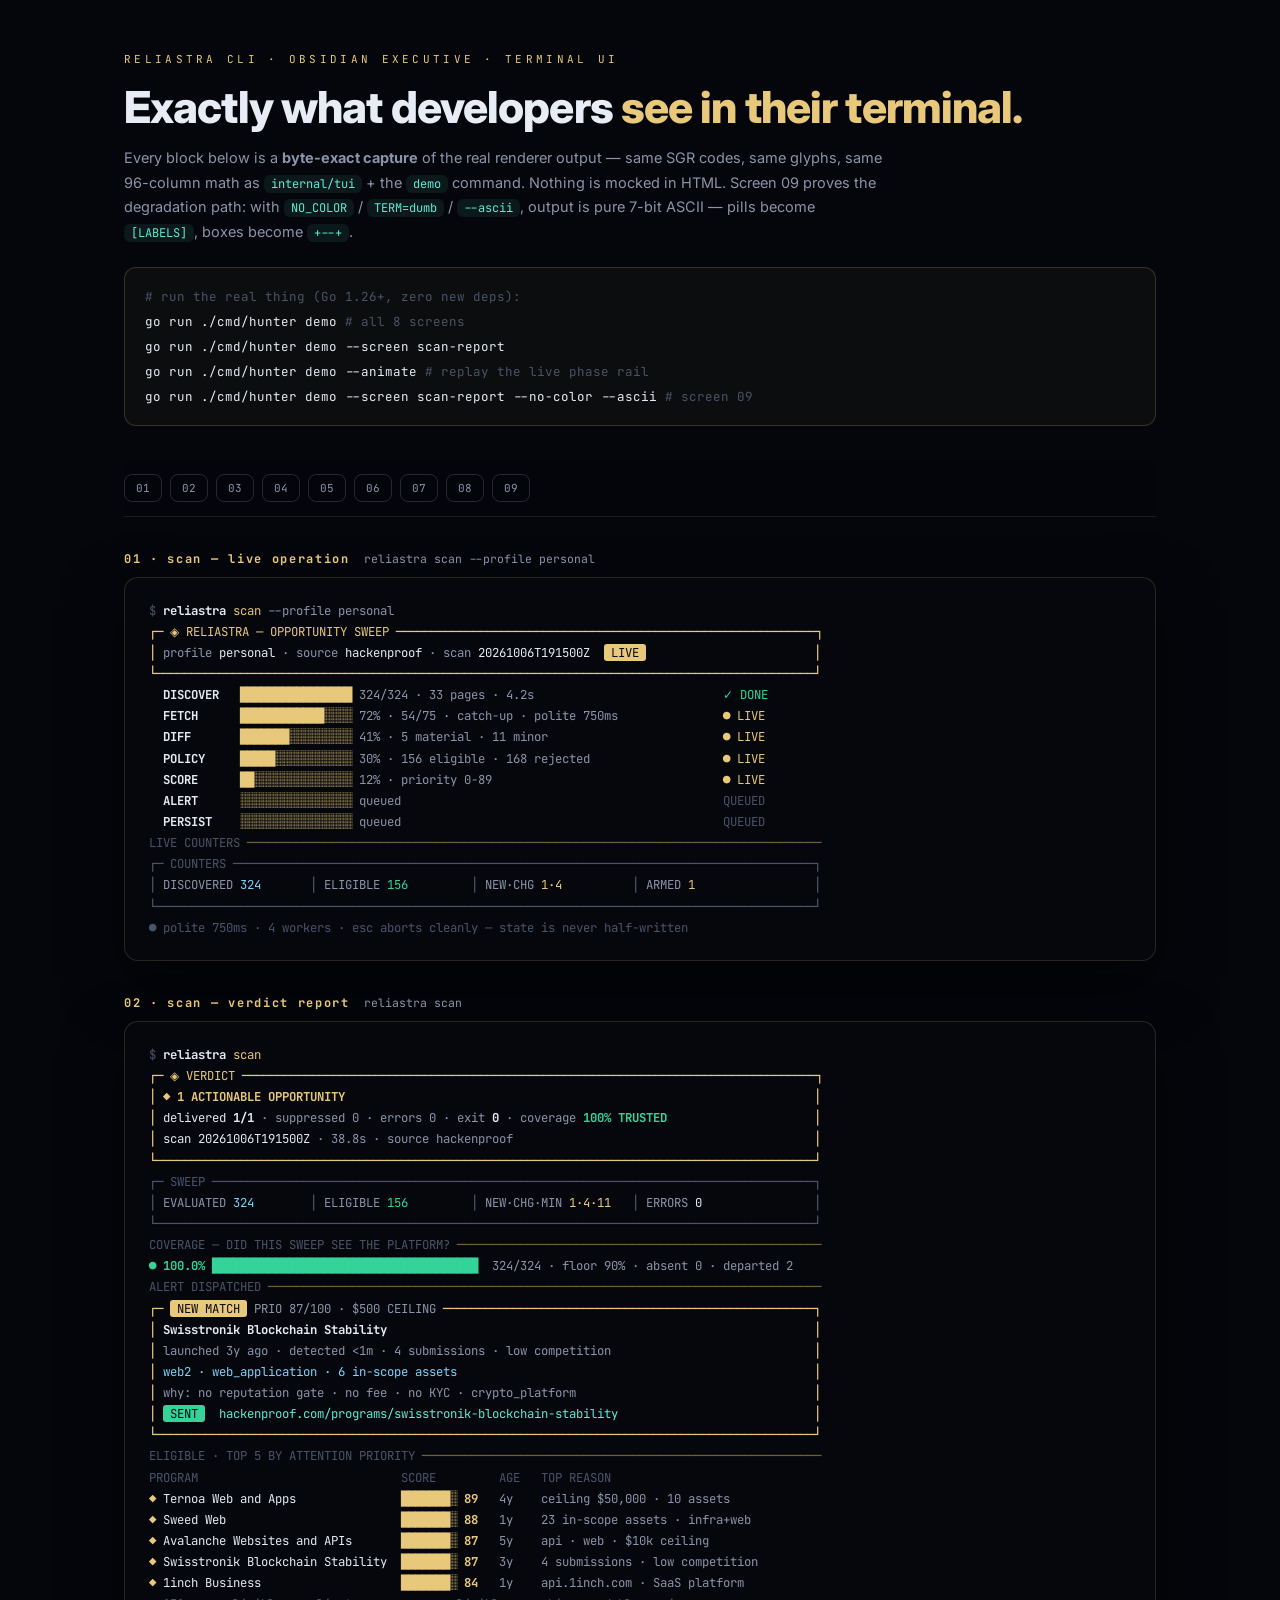
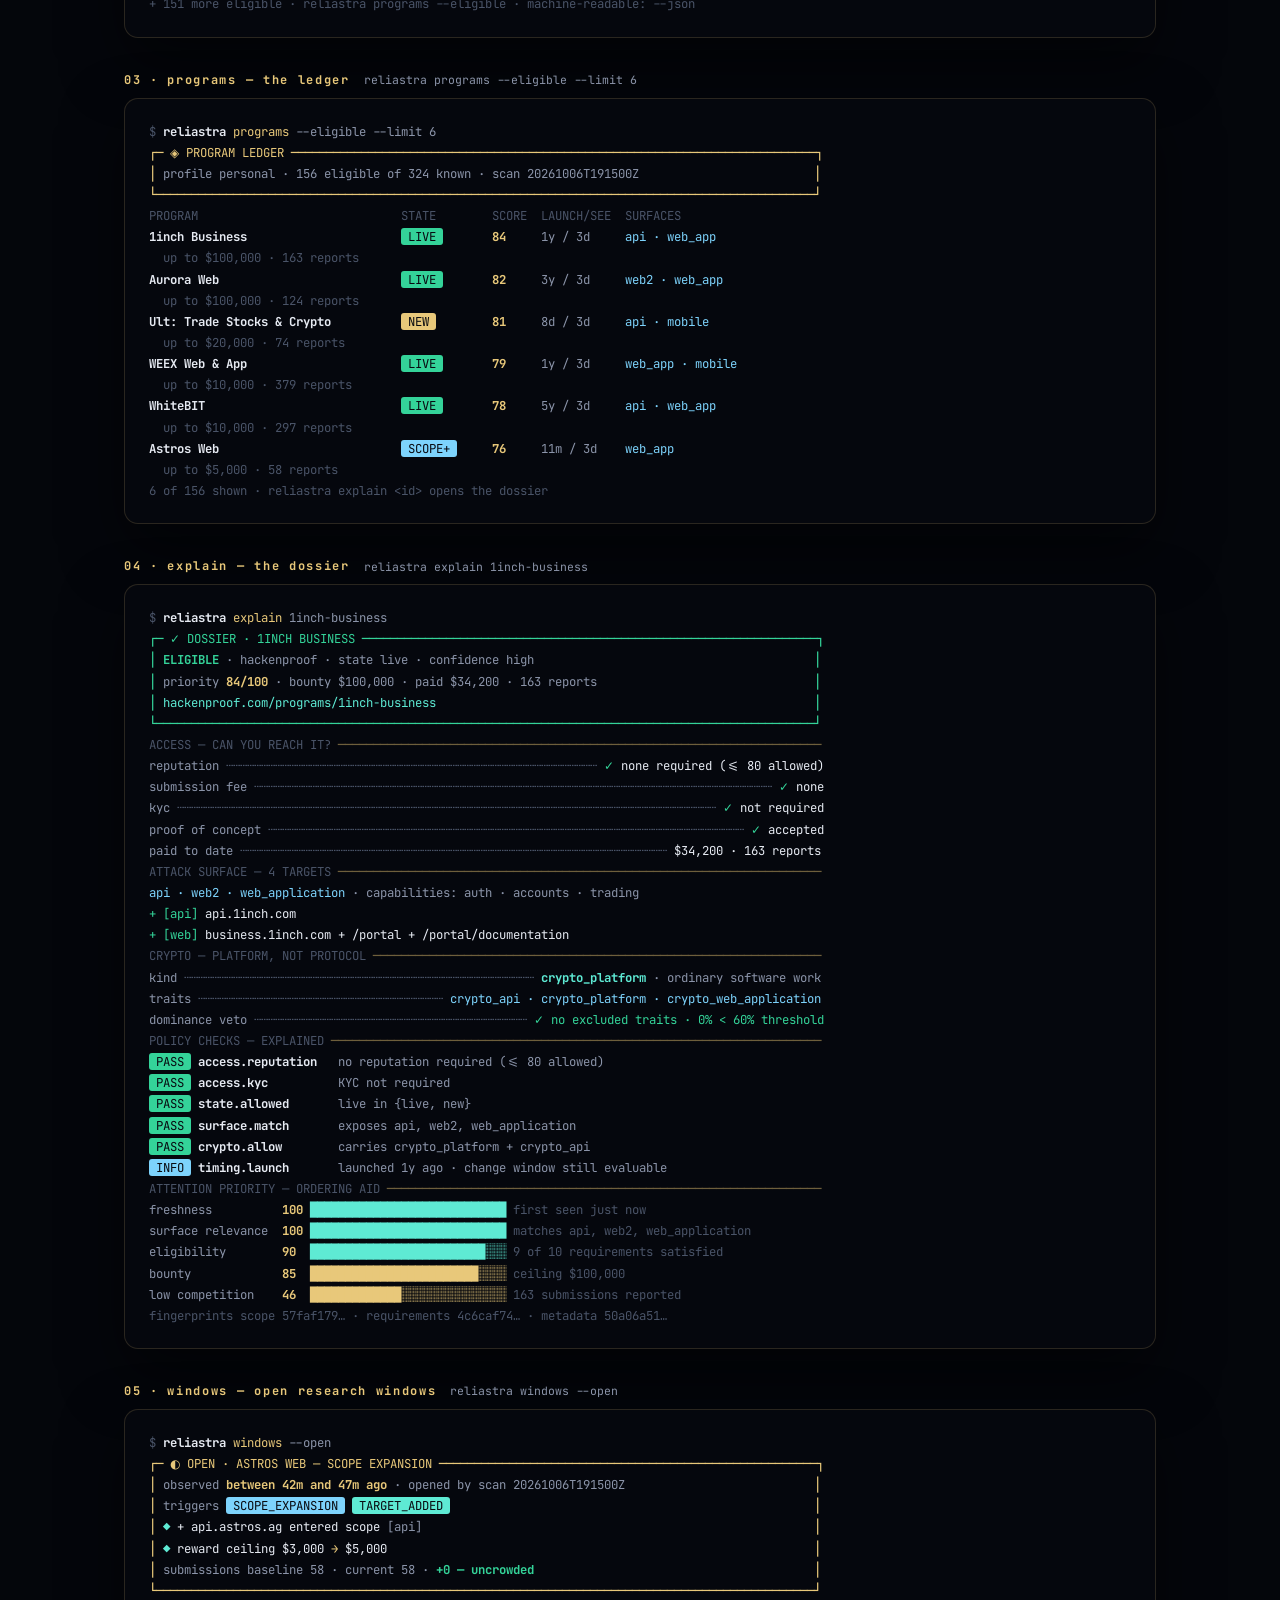
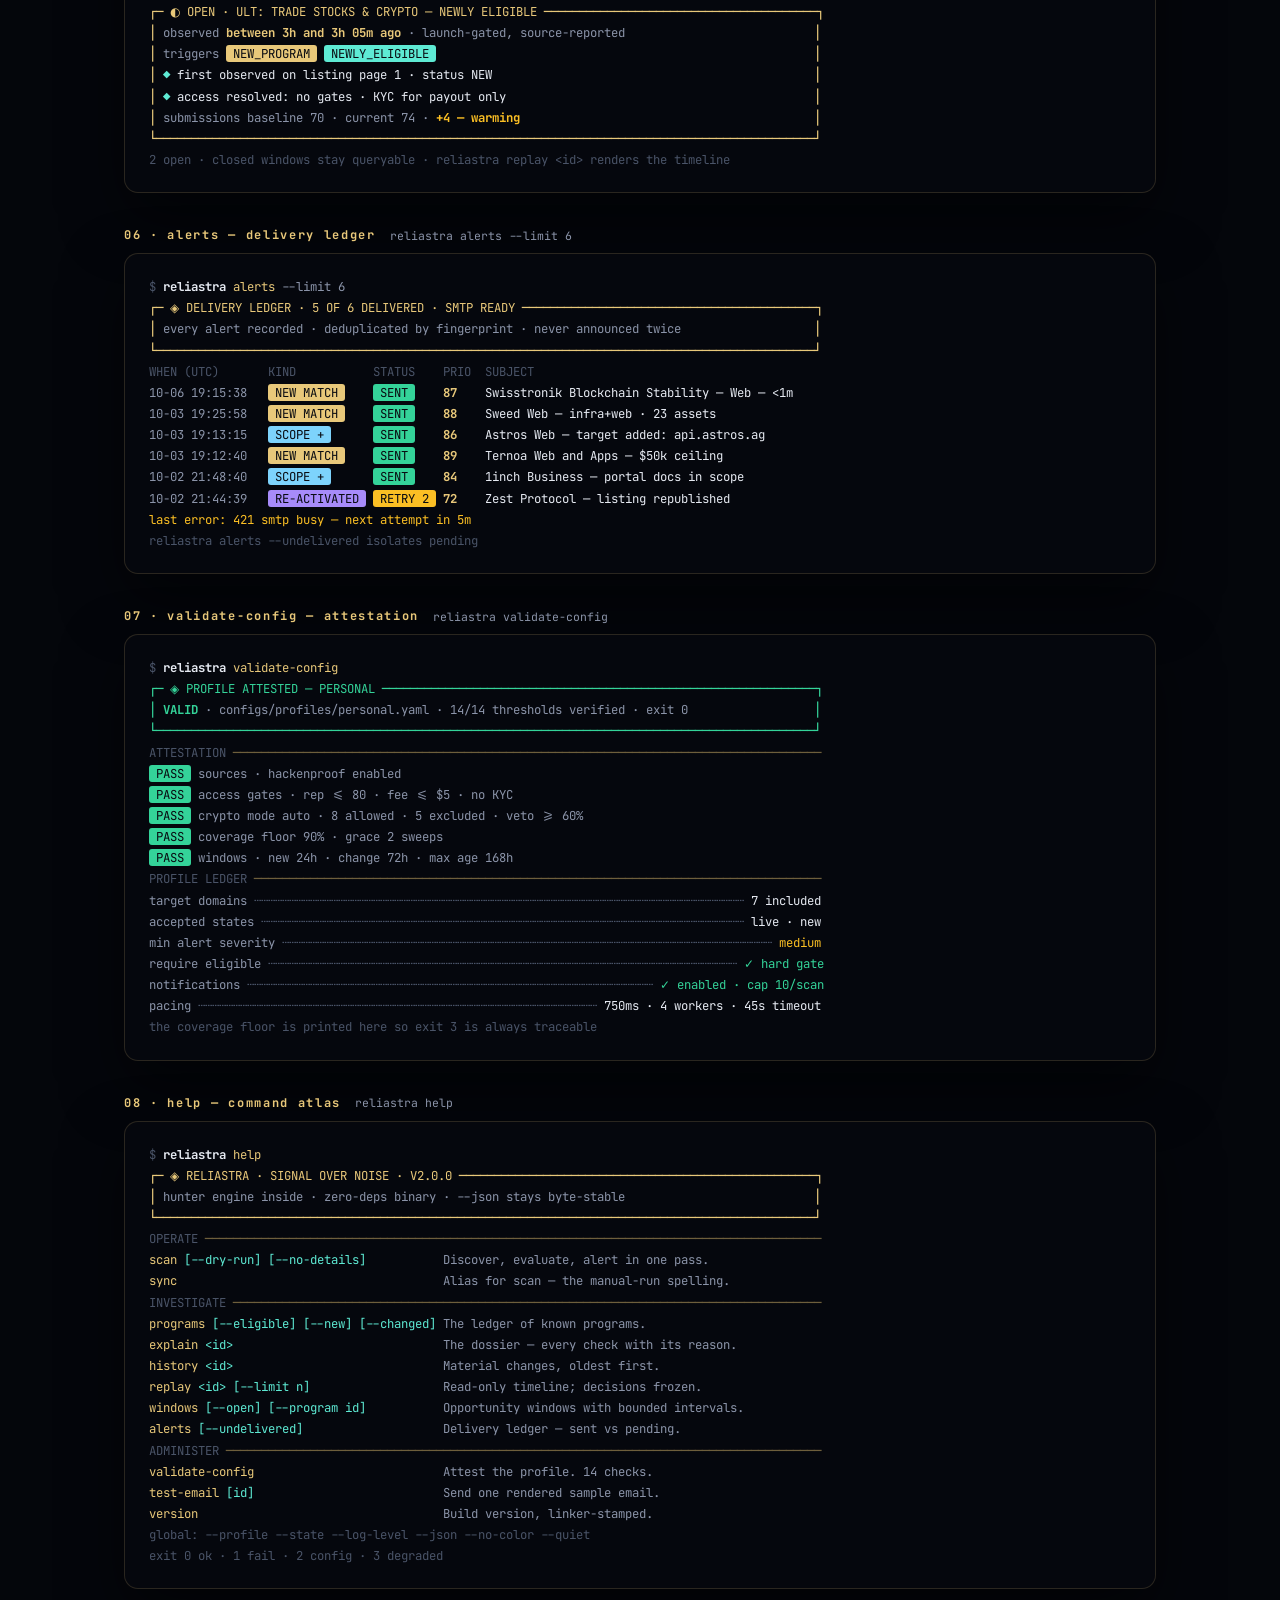
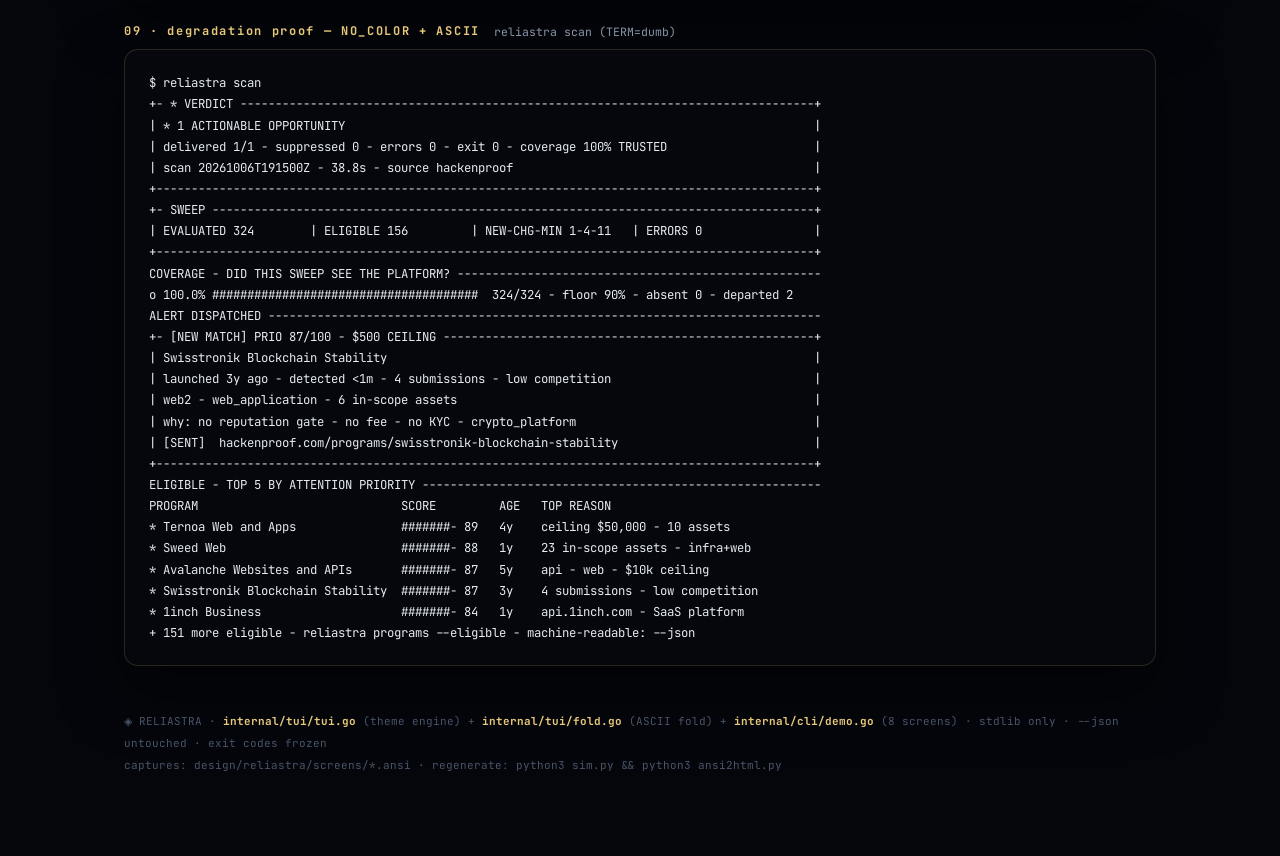
<file: design/reliastra/preview.html>
<!DOCTYPE html>
<html lang="en"><head><meta charset="UTF-8">
<meta name="viewport" content="width=device-width, initial-scale=1.0">
<title>Reliastra CLI — Exact Terminal Captures · Obsidian Executive</title>
<link href="https://fonts.googleapis.com/css2?family=Inter:wght@400;600;800&family=JetBrains+Mono:wght@400;700&display=swap" rel="stylesheet">
<style>
:root{--gold:#E8C87A;--muted:#8B94A9;--faint:#4A5468}
*{margin:0;padding:0;box-sizing:border-box}
body{background:#04060B;color:#E8ECF4;font-family:Inter,system-ui,sans-serif;padding:0 0 80px}
.wrap{max-width:1080px;margin:0 auto;padding:0 24px}
header{padding:52px 0 10px}
.eyebrow{font-family:'JetBrains Mono',monospace;font-size:11px;letter-spacing:.3em;color:var(--gold);margin-bottom:14px}
h1{font-size:clamp(28px,4vw,44px);font-weight:800;letter-spacing:-.02em}
h1 em{font-style:normal;color:var(--gold)}
.sub{color:var(--muted);margin-top:12px;line-height:1.7;max-width:760px;font-size:14.5px}
.sub code,.run code{font-family:'JetBrains Mono',monospace;font-size:12px;color:#5EEAD4;background:rgba(94,234,212,.08);padding:1px 7px;border-radius:6px}
.run{margin:22px 0 6px;border:1px solid rgba(232,200,122,.2);border-radius:12px;padding:16px 20px;background:rgba(232,200,122,.04);font-family:'JetBrains Mono',monospace;font-size:12.5px;line-height:2}
.run .c{color:var(--faint)}
nav{position:sticky;top:0;z-index:5;display:flex;gap:8px;flex-wrap:wrap;padding:14px 0;background:rgba(4,6,11,.92);backdrop-filter:blur(10px);border-bottom:1px solid rgba(232,200,122,.12);margin-top:18px}
nav a{font-family:'JetBrains Mono',monospace;font-size:11px;color:var(--muted);text-decoration:none;border:1px solid rgba(139,148,169,.25);border-radius:8px;padding:6px 11px}
nav a:hover{color:var(--gold);border-color:rgba(232,200,122,.4)}
section{margin-top:34px}
.shead{display:flex;align-items:center;gap:14px;margin-bottom:10px;flex-wrap:wrap}
.stitle{font-family:'JetBrains Mono',monospace;font-size:12px;letter-spacing:.14em;color:var(--gold);font-weight:700}
.shead code{font-family:'JetBrains Mono',monospace;font-size:11.5px;color:var(--muted)}
pre{background:#05070D;border:1px solid rgba(232,200,122,.16);border-radius:14px;padding:22px 24px;font-family:'JetBrains Mono','SF Mono',Menlo,monospace;font-size:12.3px;line-height:1.72;overflow-x:auto;color:#E6EAF2;box-shadow:0 24px 60px rgba(0,0,0,.5)}
footer{margin-top:44px;color:var(--faint);font-family:'JetBrains Mono',monospace;font-size:11px;line-height:2}
footer b{color:var(--gold)}
</style></head>
<body><div class="wrap">
<header>
<div class="eyebrow">RELIASTRA CLI · OBSIDIAN EXECUTIVE · TERMINAL UI</div>
<h1>Exactly what developers <em>see in their terminal.</em></h1>
<p class="sub">Every block below is a <b>byte-exact capture</b> of the real renderer output — same SGR codes, same
glyphs, same 96-column math as <code>internal/tui</code> + the <code>demo</code> command. Nothing is mocked in HTML.
Screen 09 proves the degradation path: with <code>NO_COLOR</code> / <code>TERM=dumb</code> / <code>--ascii</code>,
output is pure 7-bit ASCII — pills become <code>[LABELS]</code>, boxes become <code>+--+</code>.</p>
<div class="run">
<span class="c"># run the real thing (Go 1.26+, zero new deps):</span><br>
go run ./cmd/hunter demo <span class="c"># all 8 screens</span><br>
go run ./cmd/hunter demo --screen scan-report<br>
go run ./cmd/hunter demo --animate <span class="c"># replay the live phase rail</span><br>
go run ./cmd/hunter demo --screen scan-report --no-color --ascii <span class="c"># screen 09</span>
</div>
</header>
<nav><a href="#scan-live">01</a><a href="#scan-report">02</a><a href="#programs">03</a><a href="#explain">04</a><a href="#windows">05</a><a href="#alerts">06</a><a href="#validate">07</a><a href="#help">08</a><a href="#scan-report.plain">09</a></nav>
<section id="scan-live"><div class="shead"><span class="stitle">01 · scan — live operation</span><code>reliastra scan --profile personal</code></div><pre><span style="color:rgb(74,84,104)">$ </span><span style="font-weight:700">reliastra</span> <span style="color:rgb(232,200,122)">scan</span><span style="color:rgb(139,148,169)"> --profile personal</span>
<span style="color:rgb(232,200,122)">┌─ </span><span style="color:rgb(232,200,122)">◈ RELIASTRA — OPPORTUNITY SWEEP</span><span style="color:rgb(232,200,122)"> ────────────────────────────────────────────────────────────┐</span>
<span style="color:rgb(232,200,122)">│ </span><span style="color:rgb(139,148,169)">profile </span>personal<span style="color:rgb(139,148,169)"> · source </span>hackenproof<span style="color:rgb(139,148,169)"> · scan </span>20261006T191500Z  <span style="color:rgb(8,10,16);background:rgb(232,200,122);border-radius:3px"> LIVE </span>                       <span style="color:rgb(232,200,122)"> │</span>
<span style="color:rgb(232,200,122)">└──────────────────────────────────────────────────────────────────────────────────────────────┘</span>
  <span style="font-weight:700">DISCOVER</span>   <span style="color:rgb(232,200,122)">████████████████</span> <span style="color:rgb(139,148,169)">324/324 · 33 pages · 4.2s</span>                           <span style="color:rgb(52,211,153)">✓ DONE</span>        
  <span style="font-weight:700">FETCH</span>      <span style="color:rgb(232,200,122)">████████████░░░░</span> <span style="color:rgb(139,148,169)">72% · 54/75 · catch-up · polite 750ms</span>               <span style="color:rgb(232,200,122)">● LIVE</span>        
  <span style="font-weight:700">DIFF</span>       <span style="color:rgb(232,200,122)">███████░░░░░░░░░</span> <span style="color:rgb(139,148,169)">41% · 5 material · 11 minor</span>                         <span style="color:rgb(232,200,122)">● LIVE</span>        
  <span style="font-weight:700">POLICY</span>     <span style="color:rgb(232,200,122)">█████░░░░░░░░░░░</span> <span style="color:rgb(139,148,169)">30% · 156 eligible · 168 rejected</span>                   <span style="color:rgb(232,200,122)">● LIVE</span>        
  <span style="font-weight:700">SCORE</span>      <span style="color:rgb(232,200,122)">██░░░░░░░░░░░░░░</span> <span style="color:rgb(139,148,169)">12% · priority 0-89</span>                                 <span style="color:rgb(232,200,122)">● LIVE</span>        
  <span style="font-weight:700">ALERT</span>      <span style="color:rgb(232,200,122)">░░░░░░░░░░░░░░░░</span> <span style="color:rgb(139,148,169)">queued</span>                                              <span style="color:rgb(74,84,104)">QUEUED</span>        
  <span style="font-weight:700">PERSIST</span>    <span style="color:rgb(232,200,122)">░░░░░░░░░░░░░░░░</span> <span style="color:rgb(139,148,169)">queued</span>                                              <span style="color:rgb(74,84,104)">QUEUED</span>        
<span style="color:rgb(74,84,104)">LIVE COUNTERS </span><span style="color:rgb(110,95,60)">──────────────────────────────────────────────────────────────────────────────────</span>
<span style="color:rgb(74,84,104)">┌─ </span><span style="color:rgb(74,84,104)">COUNTERS</span><span style="color:rgb(74,84,104)"> ───────────────────────────────────────────────────────────────────────────────────┐</span>
<span style="color:rgb(74,84,104)">│ </span><span style="color:rgb(139,148,169)">DISCOVERED </span><span style="color:rgb(125,211,252)">324</span>      <span style="color:rgb(74,84,104)"> │ </span><span style="color:rgb(139,148,169)">ELIGIBLE </span><span style="color:rgb(52,211,153)">156</span>        <span style="color:rgb(74,84,104)"> │ </span><span style="color:rgb(139,148,169)">NEW·CHG </span><span style="color:rgb(232,200,122)">1·4</span>         <span style="color:rgb(74,84,104)"> │ </span><span style="color:rgb(139,148,169)">ARMED </span><span style="color:rgb(232,200,122)">1</span>                <span style="color:rgb(74,84,104)"> │</span>
<span style="color:rgb(74,84,104)">└──────────────────────────────────────────────────────────────────────────────────────────────┘</span>
<span style="color:rgb(74,84,104)">● polite 750ms · 4 workers · esc aborts cleanly — state is never half-written</span></pre></section>
<section id="scan-report"><div class="shead"><span class="stitle">02 · scan — verdict report</span><code>reliastra scan</code></div><pre><span style="color:rgb(74,84,104)">$ </span><span style="font-weight:700">reliastra</span> <span style="color:rgb(232,200,122)">scan</span><span style="color:rgb(139,148,169)"></span>
<span style="color:rgb(232,200,122)">┌─ </span><span style="color:rgb(232,200,122)">◈ VERDICT</span><span style="color:rgb(232,200,122)"> ──────────────────────────────────────────────────────────────────────────────────┐</span>
<span style="color:rgb(232,200,122)">│ </span><span style="color:rgb(232,200,122);font-weight:700">◆ 1 ACTIONABLE OPPORTUNITY</span>                                                                  <span style="color:rgb(232,200,122)"> │</span>
<span style="color:rgb(232,200,122)">│ </span>delivered <span style="font-weight:700">1/1</span><span style="color:rgb(139,148,169)"> · suppressed 0 · errors 0 · exit </span><span style="font-weight:700">0</span><span style="color:rgb(139,148,169)"> · coverage </span><span style="color:rgb(52,211,153);font-weight:700">100% TRUSTED</span>                    <span style="color:rgb(232,200,122)"> │</span>
<span style="color:rgb(232,200,122)">│ </span>scan 20261006T191500Z<span style="color:rgb(139,148,169)"> · 38.8s · source hackenproof</span>                                          <span style="color:rgb(232,200,122)"> │</span>
<span style="color:rgb(232,200,122)">└──────────────────────────────────────────────────────────────────────────────────────────────┘</span>
<span style="color:rgb(74,84,104)">┌─ </span><span style="color:rgb(74,84,104)">SWEEP</span><span style="color:rgb(74,84,104)"> ──────────────────────────────────────────────────────────────────────────────────────┐</span>
<span style="color:rgb(74,84,104)">│ </span><span style="color:rgb(139,148,169)">EVALUATED </span><span style="color:rgb(125,211,252)">324</span>       <span style="color:rgb(74,84,104)"> │ </span><span style="color:rgb(139,148,169)">ELIGIBLE </span><span style="color:rgb(52,211,153)">156</span>        <span style="color:rgb(74,84,104)"> │ </span><span style="color:rgb(139,148,169)">NEW·CHG·MIN </span><span style="color:rgb(232,200,122)">1·4·11</span>  <span style="color:rgb(74,84,104)"> │ </span><span style="color:rgb(139,148,169)">ERRORS </span><span style="color:rgb(230,234,242)">0</span>               <span style="color:rgb(74,84,104)"> │</span>
<span style="color:rgb(74,84,104)">└──────────────────────────────────────────────────────────────────────────────────────────────┘</span>
<span style="color:rgb(74,84,104)">COVERAGE — DID THIS SWEEP SEE THE PLATFORM? </span><span style="color:rgb(110,95,60)">────────────────────────────────────────────────────</span>
<span style="color:rgb(52,211,153);font-weight:700">● 100.0%</span> <span style="color:rgb(52,211,153)">██████████████████████████████████████</span>  <span style="color:rgb(139,148,169)">324/324 · floor 90% · absent 0 · departed 2</span>
<span style="color:rgb(74,84,104)">ALERT DISPATCHED </span><span style="color:rgb(110,95,60)">───────────────────────────────────────────────────────────────────────────────</span>
<span style="color:rgb(232,200,122)">┌─ </span><span style="color:rgb(8,10,16);background:rgb(232,200,122);border-radius:3px"> NEW MATCH </span> <span style="color:rgb(139,148,169)">PRIO 87/100 · $500 CEILING</span><span style="color:rgb(232,200,122)"> ─────────────────────────────────────────────────────┐</span>
<span style="color:rgb(232,200,122)">│ </span><span style="font-weight:700">Swisstronik Blockchain Stability</span>                                                            <span style="color:rgb(232,200,122)"> │</span>
<span style="color:rgb(232,200,122)">│ </span><span style="color:rgb(139,148,169)">launched 3y ago · detected &lt;1m · 4 submissions · low competition</span>                            <span style="color:rgb(232,200,122)"> │</span>
<span style="color:rgb(232,200,122)">│ </span><span style="color:rgb(125,211,252)">web2 · web_application · 6 in-scope assets</span>                                                  <span style="color:rgb(232,200,122)"> │</span>
<span style="color:rgb(232,200,122)">│ </span><span style="color:rgb(139,148,169)">why: no reputation gate · no fee · no KYC · crypto_platform</span>                                 <span style="color:rgb(232,200,122)"> │</span>
<span style="color:rgb(232,200,122)">│ </span><span style="color:rgb(8,10,16);background:rgb(52,211,153);border-radius:3px"> SENT </span>  <span style="color:rgb(94,234,212)">hackenproof.com/programs/swisstronik-blockchain-stability</span>                           <span style="color:rgb(232,200,122)"> │</span>
<span style="color:rgb(232,200,122)">└──────────────────────────────────────────────────────────────────────────────────────────────┘</span>
<span style="color:rgb(74,84,104)">ELIGIBLE · TOP 5 BY ATTENTION PRIORITY </span><span style="color:rgb(110,95,60)">─────────────────────────────────────────────────────────</span>
<span style="color:rgb(74,84,104)">PROGRAM</span>                             <span style="color:rgb(74,84,104)">SCORE</span>         <span style="color:rgb(74,84,104)">AGE</span>   <span style="color:rgb(74,84,104)">TOP REASON</span>                              
<span style="color:rgb(232,200,122)">◆</span> Ternoa Web and Apps               <span style="color:rgb(232,200,122)">███████░</span> <span style="color:rgb(232,200,122);font-weight:700">89</span>   <span style="color:rgb(139,148,169)">4y</span>    <span style="color:rgb(139,148,169)">ceiling $50,000 · 10 assets</span>
<span style="color:rgb(232,200,122)">◆</span> Sweed Web                         <span style="color:rgb(232,200,122)">███████░</span> <span style="color:rgb(232,200,122);font-weight:700">88</span>   <span style="color:rgb(139,148,169)">1y</span>    <span style="color:rgb(139,148,169)">23 in-scope assets · infra+web</span>
<span style="color:rgb(232,200,122)">◆</span> Avalanche Websites and APIs       <span style="color:rgb(232,200,122)">███████░</span> <span style="color:rgb(232,200,122);font-weight:700">87</span>   <span style="color:rgb(139,148,169)">5y</span>    <span style="color:rgb(139,148,169)">api · web · $10k ceiling</span>
<span style="color:rgb(232,200,122)">◆</span> Swisstronik Blockchain Stability  <span style="color:rgb(232,200,122)">███████░</span> <span style="color:rgb(232,200,122);font-weight:700">87</span>   <span style="color:rgb(139,148,169)">3y</span>    <span style="color:rgb(139,148,169)">4 submissions · low competition</span>
<span style="color:rgb(232,200,122)">◆</span> 1inch Business                    <span style="color:rgb(232,200,122)">███████░</span> <span style="color:rgb(232,200,122);font-weight:700">84</span>   <span style="color:rgb(139,148,169)">1y</span>    <span style="color:rgb(139,148,169)">api.1inch.com · SaaS platform</span>
<span style="color:rgb(74,84,104)">+ 151 more eligible · reliastra programs --eligible · machine-readable: --json</span></pre></section>
<section id="programs"><div class="shead"><span class="stitle">03 · programs — the ledger</span><code>reliastra programs --eligible --limit 6</code></div><pre><span style="color:rgb(74,84,104)">$ </span><span style="font-weight:700">reliastra</span> <span style="color:rgb(232,200,122)">programs</span><span style="color:rgb(139,148,169)"> --eligible --limit 6</span>
<span style="color:rgb(232,200,122)">┌─ </span><span style="color:rgb(232,200,122)">◈ PROGRAM LEDGER</span><span style="color:rgb(232,200,122)"> ───────────────────────────────────────────────────────────────────────────┐</span>
<span style="color:rgb(232,200,122)">│ </span><span style="color:rgb(139,148,169)">profile personal · 156 eligible of 324 known · scan 20261006T191500Z</span>                        <span style="color:rgb(232,200,122)"> │</span>
<span style="color:rgb(232,200,122)">└──────────────────────────────────────────────────────────────────────────────────────────────┘</span>
<span style="color:rgb(74,84,104)">PROGRAM</span>                             <span style="color:rgb(74,84,104)">STATE</span>        <span style="color:rgb(74,84,104)">SCORE</span>  <span style="color:rgb(74,84,104)">LAUNCH/SEE</span>  <span style="color:rgb(74,84,104)">SURFACES</span>                    
<span style="font-weight:700">1inch Business</span>                      <span style="color:rgb(8,10,16);background:rgb(52,211,153);border-radius:3px"> LIVE </span>       <span style="color:rgb(232,200,122);font-weight:700">84</span>     <span style="color:rgb(139,148,169)">1y / 3d</span>     <span style="color:rgb(125,211,252)">api · web_app</span>
<span style="color:rgb(74,84,104)">  up to $100,000 · 163 reports</span>
<span style="font-weight:700">Aurora Web</span>                          <span style="color:rgb(8,10,16);background:rgb(52,211,153);border-radius:3px"> LIVE </span>       <span style="color:rgb(232,200,122);font-weight:700">82</span>     <span style="color:rgb(139,148,169)">3y / 3d</span>     <span style="color:rgb(125,211,252)">web2 · web_app</span>
<span style="color:rgb(74,84,104)">  up to $100,000 · 124 reports</span>
<span style="font-weight:700">Ult: Trade Stocks &amp; Crypto</span>          <span style="color:rgb(8,10,16);background:rgb(232,200,122);border-radius:3px"> NEW </span>        <span style="color:rgb(232,200,122);font-weight:700">81</span>     <span style="color:rgb(139,148,169)">8d / 3d</span>     <span style="color:rgb(125,211,252)">api · mobile</span>
<span style="color:rgb(74,84,104)">  up to $20,000 · 74 reports</span>
<span style="font-weight:700">WEEX Web &amp; App</span>                      <span style="color:rgb(8,10,16);background:rgb(52,211,153);border-radius:3px"> LIVE </span>       <span style="color:rgb(232,200,122);font-weight:700">79</span>     <span style="color:rgb(139,148,169)">1y / 3d</span>     <span style="color:rgb(125,211,252)">web_app · mobile</span>
<span style="color:rgb(74,84,104)">  up to $10,000 · 379 reports</span>
<span style="font-weight:700">WhiteBIT</span>                            <span style="color:rgb(8,10,16);background:rgb(52,211,153);border-radius:3px"> LIVE </span>       <span style="color:rgb(232,200,122);font-weight:700">78</span>     <span style="color:rgb(139,148,169)">5y / 3d</span>     <span style="color:rgb(125,211,252)">api · web_app</span>
<span style="color:rgb(74,84,104)">  up to $10,000 · 297 reports</span>
<span style="font-weight:700">Astros Web</span>                          <span style="color:rgb(8,10,16);background:rgb(125,211,252);border-radius:3px"> SCOPE+ </span>     <span style="color:rgb(232,200,122);font-weight:700">76</span>     <span style="color:rgb(139,148,169)">11m / 3d</span>    <span style="color:rgb(125,211,252)">web_app</span>
<span style="color:rgb(74,84,104)">  up to $5,000 · 58 reports</span>
<span style="color:rgb(74,84,104)">6 of 156 shown · reliastra explain &lt;id&gt; opens the dossier</span></pre></section>
<section id="explain"><div class="shead"><span class="stitle">04 · explain — the dossier</span><code>reliastra explain 1inch-business</code></div><pre><span style="color:rgb(74,84,104)">$ </span><span style="font-weight:700">reliastra</span> <span style="color:rgb(232,200,122)">explain</span><span style="color:rgb(139,148,169)"> 1inch-business</span>
<span style="color:rgb(52,211,153)">┌─ </span><span style="color:rgb(52,211,153)">✓ DOSSIER · 1INCH BUSINESS</span><span style="color:rgb(52,211,153)"> ─────────────────────────────────────────────────────────────────┐</span>
<span style="color:rgb(52,211,153)">│ </span><span style="color:rgb(52,211,153);font-weight:700">ELIGIBLE</span><span style="color:rgb(139,148,169)"> · hackenproof · state live · confidence high</span>                                       <span style="color:rgb(52,211,153)"> │</span>
<span style="color:rgb(52,211,153)">│ </span><span style="color:rgb(139,148,169)">priority </span><span style="color:rgb(232,200,122);font-weight:700">84/100</span><span style="color:rgb(139,148,169)"> · bounty $100,000 · paid $34,200 · 163 reports</span>                              <span style="color:rgb(52,211,153)"> │</span>
<span style="color:rgb(52,211,153)">│ </span><span style="color:rgb(94,234,212)">hackenproof.com/programs/1inch-business</span>                                                     <span style="color:rgb(52,211,153)"> │</span>
<span style="color:rgb(52,211,153)">└──────────────────────────────────────────────────────────────────────────────────────────────┘</span>
<span style="color:rgb(74,84,104)">ACCESS — CAN YOU REACH IT? </span><span style="color:rgb(110,95,60)">─────────────────────────────────────────────────────────────────────</span>
<span style="color:rgb(139,148,169)">reputation</span> <span style="color:rgb(74,84,104)">┄┄┄┄┄┄┄┄┄┄┄┄┄┄┄┄┄┄┄┄┄┄┄┄┄┄┄┄┄┄┄┄┄┄┄┄┄┄┄┄┄┄┄┄┄┄┄┄┄┄┄┄┄</span> <span style="color:rgb(52,211,153)">✓ </span>none required (&lt;= 80 allowed)
<span style="color:rgb(139,148,169)">submission fee</span> <span style="color:rgb(74,84,104)">┄┄┄┄┄┄┄┄┄┄┄┄┄┄┄┄┄┄┄┄┄┄┄┄┄┄┄┄┄┄┄┄┄┄┄┄┄┄┄┄┄┄┄┄┄┄┄┄┄┄┄┄┄┄┄┄┄┄┄┄┄┄┄┄┄┄┄┄┄┄┄┄┄┄</span> <span style="color:rgb(52,211,153)">✓ </span>none
<span style="color:rgb(139,148,169)">kyc</span> <span style="color:rgb(74,84,104)">┄┄┄┄┄┄┄┄┄┄┄┄┄┄┄┄┄┄┄┄┄┄┄┄┄┄┄┄┄┄┄┄┄┄┄┄┄┄┄┄┄┄┄┄┄┄┄┄┄┄┄┄┄┄┄┄┄┄┄┄┄┄┄┄┄┄┄┄┄┄┄┄┄┄┄┄┄</span> <span style="color:rgb(52,211,153)">✓ </span>not required
<span style="color:rgb(139,148,169)">proof of concept</span> <span style="color:rgb(74,84,104)">┄┄┄┄┄┄┄┄┄┄┄┄┄┄┄┄┄┄┄┄┄┄┄┄┄┄┄┄┄┄┄┄┄┄┄┄┄┄┄┄┄┄┄┄┄┄┄┄┄┄┄┄┄┄┄┄┄┄┄┄┄┄┄┄┄┄┄┄</span> <span style="color:rgb(52,211,153)">✓ </span>accepted
<span style="color:rgb(139,148,169)">paid to date</span> <span style="color:rgb(74,84,104)">┄┄┄┄┄┄┄┄┄┄┄┄┄┄┄┄┄┄┄┄┄┄┄┄┄┄┄┄┄┄┄┄┄┄┄┄┄┄┄┄┄┄┄┄┄┄┄┄┄┄┄┄┄┄┄┄┄┄┄┄┄</span> $34,200 · 163 reports
<span style="color:rgb(74,84,104)">ATTACK SURFACE — 4 TARGETS </span><span style="color:rgb(110,95,60)">─────────────────────────────────────────────────────────────────────</span>
<span style="color:rgb(125,211,252)">api · web2 · web_application</span><span style="color:rgb(139,148,169)"> · capabilities: auth · accounts · trading</span>
<span style="color:rgb(52,211,153)">+ [api]</span> api.1inch.com
<span style="color:rgb(52,211,153)">+ [web]</span> business.1inch.com + /portal + /portal/documentation
<span style="color:rgb(74,84,104)">CRYPTO — PLATFORM, NOT PROTOCOL </span><span style="color:rgb(110,95,60)">────────────────────────────────────────────────────────────────</span>
<span style="color:rgb(139,148,169)">kind</span> <span style="color:rgb(74,84,104)">┄┄┄┄┄┄┄┄┄┄┄┄┄┄┄┄┄┄┄┄┄┄┄┄┄┄┄┄┄┄┄┄┄┄┄┄┄┄┄┄┄┄┄┄┄┄┄┄┄┄</span> <span style="color:rgb(94,234,212);font-weight:700">crypto_platform</span><span style="color:rgb(139,148,169)"> · ordinary software work</span>
<span style="color:rgb(139,148,169)">traits</span> <span style="color:rgb(74,84,104)">┄┄┄┄┄┄┄┄┄┄┄┄┄┄┄┄┄┄┄┄┄┄┄┄┄┄┄┄┄┄┄┄┄┄┄</span> <span style="color:rgb(125,211,252)">crypto_api · crypto_platform · crypto_web_application</span>
<span style="color:rgb(139,148,169)">dominance veto</span> <span style="color:rgb(74,84,104)">┄┄┄┄┄┄┄┄┄┄┄┄┄┄┄┄┄┄┄┄┄┄┄┄┄┄┄┄┄┄┄┄┄┄┄┄┄┄┄</span> <span style="color:rgb(52,211,153)">✓ no excluded traits · 0% &lt; 60% threshold</span>
<span style="color:rgb(74,84,104)">POLICY CHECKS — EXPLAINED </span><span style="color:rgb(110,95,60)">──────────────────────────────────────────────────────────────────────</span>
<span style="color:rgb(8,10,16);background:rgb(52,211,153);border-radius:3px"> PASS </span> <span style="font-weight:700">access.reputation</span>   <span style="color:rgb(139,148,169)">no reputation required (&lt;= 80 allowed)</span>
<span style="color:rgb(8,10,16);background:rgb(52,211,153);border-radius:3px"> PASS </span> <span style="font-weight:700">access.kyc</span>          <span style="color:rgb(139,148,169)">KYC not required</span>
<span style="color:rgb(8,10,16);background:rgb(52,211,153);border-radius:3px"> PASS </span> <span style="font-weight:700">state.allowed</span>       <span style="color:rgb(139,148,169)">live in {live, new}</span>
<span style="color:rgb(8,10,16);background:rgb(52,211,153);border-radius:3px"> PASS </span> <span style="font-weight:700">surface.match</span>       <span style="color:rgb(139,148,169)">exposes api, web2, web_application</span>
<span style="color:rgb(8,10,16);background:rgb(52,211,153);border-radius:3px"> PASS </span> <span style="font-weight:700">crypto.allow</span>        <span style="color:rgb(139,148,169)">carries crypto_platform + crypto_api</span>
<span style="color:rgb(8,10,16);background:rgb(125,211,252);border-radius:3px"> INFO </span> <span style="font-weight:700">timing.launch</span>       <span style="color:rgb(139,148,169)">launched 1y ago · change window still evaluable</span>
<span style="color:rgb(74,84,104)">ATTENTION PRIORITY — ORDERING AID </span><span style="color:rgb(110,95,60)">──────────────────────────────────────────────────────────────</span>
<span style="color:rgb(139,148,169)">freshness</span>          <span style="color:rgb(232,200,122);font-weight:700">100</span> <span style="color:rgb(94,234,212)">████████████████████████████</span> <span style="color:rgb(74,84,104)">first seen just now</span>
<span style="color:rgb(139,148,169)">surface relevance</span>  <span style="color:rgb(232,200,122);font-weight:700">100</span> <span style="color:rgb(94,234,212)">████████████████████████████</span> <span style="color:rgb(74,84,104)">matches api, web2, web_application</span>
<span style="color:rgb(139,148,169)">eligibility</span>        <span style="color:rgb(232,200,122);font-weight:700">90</span>  <span style="color:rgb(94,234,212)">█████████████████████████░░░</span> <span style="color:rgb(74,84,104)">9 of 10 requirements satisfied</span>
<span style="color:rgb(139,148,169)">bounty</span>             <span style="color:rgb(232,200,122);font-weight:700">85</span>  <span style="color:rgb(232,200,122)">████████████████████████░░░░</span> <span style="color:rgb(74,84,104)">ceiling $100,000</span>
<span style="color:rgb(139,148,169)">low competition</span>    <span style="color:rgb(232,200,122);font-weight:700">46</span>  <span style="color:rgb(232,200,122)">█████████████░░░░░░░░░░░░░░░</span> <span style="color:rgb(74,84,104)">163 submissions reported</span>
<span style="color:rgb(74,84,104)">fingerprints scope 57faf179… · requirements 4c6caf74… · metadata 50a06a51…</span></pre></section>
<section id="windows"><div class="shead"><span class="stitle">05 · windows — open research windows</span><code>reliastra windows --open</code></div><pre><span style="color:rgb(74,84,104)">$ </span><span style="font-weight:700">reliastra</span> <span style="color:rgb(232,200,122)">windows</span><span style="color:rgb(139,148,169)"> --open</span>
<span style="color:rgb(232,200,122)">┌─ </span><span style="color:rgb(232,200,122)">◐ OPEN · ASTROS WEB — SCOPE EXPANSION</span><span style="color:rgb(232,200,122)"> ──────────────────────────────────────────────────────┐</span>
<span style="color:rgb(232,200,122)">│ </span><span style="color:rgb(139,148,169)">observed </span><span style="color:rgb(232,200,122);font-weight:700">between 42m and 47m ago</span><span style="color:rgb(139,148,169)"> · opened by scan 20261006T191500Z</span>                          <span style="color:rgb(232,200,122)"> │</span>
<span style="color:rgb(232,200,122)">│ </span><span style="color:rgb(139,148,169)">triggers </span><span style="color:rgb(8,10,16);background:rgb(125,211,252);border-radius:3px"> SCOPE_EXPANSION </span> <span style="color:rgb(8,10,16);background:rgb(94,234,212);border-radius:3px"> TARGET_ADDED </span>                                                   <span style="color:rgb(232,200,122)"> │</span>
<span style="color:rgb(232,200,122)">│ </span><span style="color:rgb(94,234,212)">◆</span> + api.astros.ag entered scope <span style="color:rgb(139,148,169)">[api]</span>                                                       <span style="color:rgb(232,200,122)"> │</span>
<span style="color:rgb(232,200,122)">│ </span><span style="color:rgb(94,234,212)">◆</span> reward ceiling $3,000 <span style="color:rgb(232,200,122)">→</span> $5,000                                                            <span style="color:rgb(232,200,122)"> │</span>
<span style="color:rgb(232,200,122)">│ </span><span style="color:rgb(139,148,169)">submissions baseline 58 · current 58 · </span><span style="color:rgb(52,211,153);font-weight:700">+0 — uncrowded</span>                                       <span style="color:rgb(232,200,122)"> │</span>
<span style="color:rgb(232,200,122)">└──────────────────────────────────────────────────────────────────────────────────────────────┘</span>
<span style="color:rgb(232,200,122)">┌─ </span><span style="color:rgb(232,200,122)">◐ OPEN · ULT: TRADE STOCKS &amp; CRYPTO — NEWLY ELIGIBLE</span><span style="color:rgb(232,200,122)"> ───────────────────────────────────────┐</span>
<span style="color:rgb(232,200,122)">│ </span><span style="color:rgb(139,148,169)">observed </span><span style="color:rgb(232,200,122);font-weight:700">between 3h and 3h 05m ago</span><span style="color:rgb(139,148,169)"> · launch-gated, source-reported</span>                          <span style="color:rgb(232,200,122)"> │</span>
<span style="color:rgb(232,200,122)">│ </span><span style="color:rgb(139,148,169)">triggers </span><span style="color:rgb(8,10,16);background:rgb(232,200,122);border-radius:3px"> NEW_PROGRAM </span> <span style="color:rgb(8,10,16);background:rgb(94,234,212);border-radius:3px"> NEWLY_ELIGIBLE </span>                                                     <span style="color:rgb(232,200,122)"> │</span>
<span style="color:rgb(232,200,122)">│ </span><span style="color:rgb(94,234,212)">◆</span> first observed on listing page 1 · status NEW                                             <span style="color:rgb(232,200,122)"> │</span>
<span style="color:rgb(232,200,122)">│ </span><span style="color:rgb(94,234,212)">◆</span> access resolved: no gates · KYC for payout only                                           <span style="color:rgb(232,200,122)"> │</span>
<span style="color:rgb(232,200,122)">│ </span><span style="color:rgb(139,148,169)">submissions baseline 70 · current 74 · </span><span style="color:rgb(251,191,36);font-weight:700">+4 — warming</span>                                         <span style="color:rgb(232,200,122)"> │</span>
<span style="color:rgb(232,200,122)">└──────────────────────────────────────────────────────────────────────────────────────────────┘</span>
<span style="color:rgb(74,84,104)">2 open · closed windows stay queryable · reliastra replay &lt;id&gt; renders the timeline</span></pre></section>
<section id="alerts"><div class="shead"><span class="stitle">06 · alerts — delivery ledger</span><code>reliastra alerts --limit 6</code></div><pre><span style="color:rgb(74,84,104)">$ </span><span style="font-weight:700">reliastra</span> <span style="color:rgb(232,200,122)">alerts</span><span style="color:rgb(139,148,169)"> --limit 6</span>
<span style="color:rgb(232,200,122)">┌─ </span><span style="color:rgb(232,200,122)">◈ DELIVERY LEDGER · 5 OF 6 DELIVERED · SMTP READY</span><span style="color:rgb(232,200,122)"> ──────────────────────────────────────────┐</span>
<span style="color:rgb(232,200,122)">│ </span><span style="color:rgb(139,148,169)">every alert recorded · deduplicated by fingerprint · never announced twice</span>                  <span style="color:rgb(232,200,122)"> │</span>
<span style="color:rgb(232,200,122)">└──────────────────────────────────────────────────────────────────────────────────────────────┘</span>
<span style="color:rgb(74,84,104)">WHEN (UTC)</span>       <span style="color:rgb(74,84,104)">KIND</span>           <span style="color:rgb(74,84,104)">STATUS</span>    <span style="color:rgb(74,84,104)">PRIO</span>  <span style="color:rgb(74,84,104)">SUBJECT</span>                                         
<span style="color:rgb(139,148,169)">10-06 19:15:38</span>   <span style="color:rgb(8,10,16);background:rgb(232,200,122);border-radius:3px"> NEW MATCH </span>    <span style="color:rgb(8,10,16);background:rgb(52,211,153);border-radius:3px"> SENT </span>    <span style="color:rgb(232,200,122);font-weight:700">87</span>    Swisstronik Blockchain Stability — Web — &lt;1m
<span style="color:rgb(139,148,169)">10-03 19:25:58</span>   <span style="color:rgb(8,10,16);background:rgb(232,200,122);border-radius:3px"> NEW MATCH </span>    <span style="color:rgb(8,10,16);background:rgb(52,211,153);border-radius:3px"> SENT </span>    <span style="color:rgb(232,200,122);font-weight:700">88</span>    Sweed Web — infra+web · 23 assets
<span style="color:rgb(139,148,169)">10-03 19:13:15</span>   <span style="color:rgb(8,10,16);background:rgb(125,211,252);border-radius:3px"> SCOPE + </span>      <span style="color:rgb(8,10,16);background:rgb(52,211,153);border-radius:3px"> SENT </span>    <span style="color:rgb(232,200,122);font-weight:700">86</span>    Astros Web — target added: api.astros.ag
<span style="color:rgb(139,148,169)">10-03 19:12:40</span>   <span style="color:rgb(8,10,16);background:rgb(232,200,122);border-radius:3px"> NEW MATCH </span>    <span style="color:rgb(8,10,16);background:rgb(52,211,153);border-radius:3px"> SENT </span>    <span style="color:rgb(232,200,122);font-weight:700">89</span>    Ternoa Web and Apps — $50k ceiling
<span style="color:rgb(139,148,169)">10-02 21:48:40</span>   <span style="color:rgb(8,10,16);background:rgb(125,211,252);border-radius:3px"> SCOPE + </span>      <span style="color:rgb(8,10,16);background:rgb(52,211,153);border-radius:3px"> SENT </span>    <span style="color:rgb(232,200,122);font-weight:700">84</span>    1inch Business — portal docs in scope
<span style="color:rgb(139,148,169)">10-02 21:44:39</span>   <span style="color:rgb(8,10,16);background:rgb(167,139,250);border-radius:3px"> RE-ACTIVATED </span> <span style="color:rgb(8,10,16);background:rgb(251,191,36);border-radius:3px"> RETRY 2 </span> <span style="color:rgb(232,200,122);font-weight:700">72</span>    Zest Protocol — listing republished
<span style="color:rgb(251,191,36)">last error: 421 smtp busy — next attempt in 5m</span>
<span style="color:rgb(74,84,104)">reliastra alerts --undelivered isolates pending</span></pre></section>
<section id="validate"><div class="shead"><span class="stitle">07 · validate-config — attestation</span><code>reliastra validate-config</code></div><pre><span style="color:rgb(74,84,104)">$ </span><span style="font-weight:700">reliastra</span> <span style="color:rgb(232,200,122)">validate-config</span><span style="color:rgb(139,148,169)"></span>
<span style="color:rgb(52,211,153)">┌─ </span><span style="color:rgb(52,211,153)">◈ PROFILE ATTESTED — PERSONAL</span><span style="color:rgb(52,211,153)"> ──────────────────────────────────────────────────────────────┐</span>
<span style="color:rgb(52,211,153)">│ </span><span style="color:rgb(52,211,153);font-weight:700">VALID</span><span style="color:rgb(139,148,169)"> · configs/profiles/personal.yaml · 14/14 thresholds verified · exit 0</span>                 <span style="color:rgb(52,211,153)"> │</span>
<span style="color:rgb(52,211,153)">└──────────────────────────────────────────────────────────────────────────────────────────────┘</span>
<span style="color:rgb(74,84,104)">ATTESTATION </span><span style="color:rgb(110,95,60)">────────────────────────────────────────────────────────────────────────────────────</span>
<span style="color:rgb(8,10,16);background:rgb(52,211,153);border-radius:3px"> PASS </span> <span style="color:rgb(139,148,169)">sources · hackenproof enabled</span>
<span style="color:rgb(8,10,16);background:rgb(52,211,153);border-radius:3px"> PASS </span> <span style="color:rgb(139,148,169)">access gates · rep &lt;= 80 · fee &lt;= $5 · no KYC</span>
<span style="color:rgb(8,10,16);background:rgb(52,211,153);border-radius:3px"> PASS </span> <span style="color:rgb(139,148,169)">crypto mode auto · 8 allowed · 5 excluded · veto &gt;= 60%</span>
<span style="color:rgb(8,10,16);background:rgb(52,211,153);border-radius:3px"> PASS </span> <span style="color:rgb(139,148,169)">coverage floor 90% · grace 2 sweeps</span>
<span style="color:rgb(8,10,16);background:rgb(52,211,153);border-radius:3px"> PASS </span> <span style="color:rgb(139,148,169)">windows · new 24h · change 72h · max age 168h</span>
<span style="color:rgb(74,84,104)">PROFILE LEDGER </span><span style="color:rgb(110,95,60)">─────────────────────────────────────────────────────────────────────────────────</span>
<span style="color:rgb(139,148,169)">target domains</span> <span style="color:rgb(74,84,104)">┄┄┄┄┄┄┄┄┄┄┄┄┄┄┄┄┄┄┄┄┄┄┄┄┄┄┄┄┄┄┄┄┄┄┄┄┄┄┄┄┄┄┄┄┄┄┄┄┄┄┄┄┄┄┄┄┄┄┄┄┄┄┄┄┄┄┄┄┄┄</span> 7 included
<span style="color:rgb(139,148,169)">accepted states</span> <span style="color:rgb(74,84,104)">┄┄┄┄┄┄┄┄┄┄┄┄┄┄┄┄┄┄┄┄┄┄┄┄┄┄┄┄┄┄┄┄┄┄┄┄┄┄┄┄┄┄┄┄┄┄┄┄┄┄┄┄┄┄┄┄┄┄┄┄┄┄┄┄┄┄┄┄┄</span> live · new
<span style="color:rgb(139,148,169)">min alert severity</span> <span style="color:rgb(74,84,104)">┄┄┄┄┄┄┄┄┄┄┄┄┄┄┄┄┄┄┄┄┄┄┄┄┄┄┄┄┄┄┄┄┄┄┄┄┄┄┄┄┄┄┄┄┄┄┄┄┄┄┄┄┄┄┄┄┄┄┄┄┄┄┄┄┄┄┄┄┄┄</span> <span style="color:rgb(251,191,36)">medium</span>
<span style="color:rgb(139,148,169)">require eligible</span> <span style="color:rgb(74,84,104)">┄┄┄┄┄┄┄┄┄┄┄┄┄┄┄┄┄┄┄┄┄┄┄┄┄┄┄┄┄┄┄┄┄┄┄┄┄┄┄┄┄┄┄┄┄┄┄┄┄┄┄┄┄┄┄┄┄┄┄┄┄┄┄┄┄┄┄</span> <span style="color:rgb(52,211,153)">✓ hard gate</span>
<span style="color:rgb(139,148,169)">notifications</span> <span style="color:rgb(74,84,104)">┄┄┄┄┄┄┄┄┄┄┄┄┄┄┄┄┄┄┄┄┄┄┄┄┄┄┄┄┄┄┄┄┄┄┄┄┄┄┄┄┄┄┄┄┄┄┄┄┄┄┄┄┄┄┄┄┄┄</span> <span style="color:rgb(52,211,153)">✓ enabled · cap 10/scan</span>
<span style="color:rgb(139,148,169)">pacing</span> <span style="color:rgb(74,84,104)">┄┄┄┄┄┄┄┄┄┄┄┄┄┄┄┄┄┄┄┄┄┄┄┄┄┄┄┄┄┄┄┄┄┄┄┄┄┄┄┄┄┄┄┄┄┄┄┄┄┄┄┄┄┄┄┄┄</span> 750ms · 4 workers · 45s timeout
<span style="color:rgb(74,84,104)">the coverage floor is printed here so exit 3 is always traceable</span></pre></section>
<section id="help"><div class="shead"><span class="stitle">08 · help — command atlas</span><code>reliastra help</code></div><pre><span style="color:rgb(74,84,104)">$ </span><span style="font-weight:700">reliastra</span> <span style="color:rgb(232,200,122)">help</span><span style="color:rgb(139,148,169)"></span>
<span style="color:rgb(232,200,122)">┌─ </span><span style="color:rgb(232,200,122)">◈ RELIASTRA · SIGNAL OVER NOISE · V2.0.0</span><span style="color:rgb(232,200,122)"> ───────────────────────────────────────────────────┐</span>
<span style="color:rgb(232,200,122)">│ </span><span style="color:rgb(139,148,169)">hunter engine inside · zero-deps binary · --json stays byte-stable</span>                          <span style="color:rgb(232,200,122)"> │</span>
<span style="color:rgb(232,200,122)">└──────────────────────────────────────────────────────────────────────────────────────────────┘</span>
<span style="color:rgb(74,84,104)">OPERATE </span><span style="color:rgb(110,95,60)">────────────────────────────────────────────────────────────────────────────────────────</span>
<span style="color:rgb(232,200,122)">scan</span> <span style="color:rgb(94,234,212)">[--dry-run] [--no-details]</span>           <span style="color:rgb(139,148,169)">Discover, evaluate, alert in one pass.</span>
<span style="color:rgb(232,200,122)">sync</span>                                      <span style="color:rgb(139,148,169)">Alias for scan — the manual-run spelling.</span>
<span style="color:rgb(74,84,104)">INVESTIGATE </span><span style="color:rgb(110,95,60)">────────────────────────────────────────────────────────────────────────────────────</span>
<span style="color:rgb(232,200,122)">programs</span> <span style="color:rgb(94,234,212)">[--eligible] [--new] [--changed]</span> <span style="color:rgb(139,148,169)">The ledger of known programs.</span>
<span style="color:rgb(232,200,122)">explain</span> <span style="color:rgb(94,234,212)">&lt;id&gt;</span>                              <span style="color:rgb(139,148,169)">The dossier — every check with its reason.</span>
<span style="color:rgb(232,200,122)">history</span> <span style="color:rgb(94,234,212)">&lt;id&gt;</span>                              <span style="color:rgb(139,148,169)">Material changes, oldest first.</span>
<span style="color:rgb(232,200,122)">replay</span> <span style="color:rgb(94,234,212)">&lt;id&gt; [--limit n]</span>                   <span style="color:rgb(139,148,169)">Read-only timeline; decisions frozen.</span>
<span style="color:rgb(232,200,122)">windows</span> <span style="color:rgb(94,234,212)">[--open] [--program id]</span>           <span style="color:rgb(139,148,169)">Opportunity windows with bounded intervals.</span>
<span style="color:rgb(232,200,122)">alerts</span> <span style="color:rgb(94,234,212)">[--undelivered]</span>                    <span style="color:rgb(139,148,169)">Delivery ledger — sent vs pending.</span>
<span style="color:rgb(74,84,104)">ADMINISTER </span><span style="color:rgb(110,95,60)">─────────────────────────────────────────────────────────────────────────────────────</span>
<span style="color:rgb(232,200,122)">validate-config</span>                           <span style="color:rgb(139,148,169)">Attest the profile. 14 checks.</span>
<span style="color:rgb(232,200,122)">test-email</span> <span style="color:rgb(94,234,212)">[id]</span>                           <span style="color:rgb(139,148,169)">Send one rendered sample email.</span>
<span style="color:rgb(232,200,122)">version</span>                                   <span style="color:rgb(139,148,169)">Build version, linker-stamped.</span>
<span style="color:rgb(74,84,104)">global: --profile --state --log-level --json --no-color --quiet</span>
<span style="color:rgb(74,84,104)">exit 0 ok · 1 fail · 2 config · 3 degraded</span></pre></section>
<section id="scan-report.plain"><div class="shead"><span class="stitle">09 · degradation proof — NO_COLOR + ASCII</span><code>reliastra scan (TERM=dumb)</code></div><pre>$ reliastra scan
+- * VERDICT ----------------------------------------------------------------------------------+
| * 1 ACTIONABLE OPPORTUNITY                                                                   |
| delivered 1/1 - suppressed 0 - errors 0 - exit 0 - coverage 100% TRUSTED                     |
| scan 20261006T191500Z - 38.8s - source hackenproof                                           |
+----------------------------------------------------------------------------------------------+
+- SWEEP --------------------------------------------------------------------------------------+
| EVALUATED 324        | ELIGIBLE 156         | NEW-CHG-MIN 1-4-11   | ERRORS 0                |
+----------------------------------------------------------------------------------------------+
COVERAGE - DID THIS SWEEP SEE THE PLATFORM? ----------------------------------------------------
o 100.0% ######################################  324/324 - floor 90% - absent 0 - departed 2
ALERT DISPATCHED -------------------------------------------------------------------------------
+- [NEW MATCH] PRIO 87/100 - $500 CEILING -----------------------------------------------------+
| Swisstronik Blockchain Stability                                                             |
| launched 3y ago - detected &lt;1m - 4 submissions - low competition                             |
| web2 - web_application - 6 in-scope assets                                                   |
| why: no reputation gate - no fee - no KYC - crypto_platform                                  |
| [SENT]  hackenproof.com/programs/swisstronik-blockchain-stability                            |
+----------------------------------------------------------------------------------------------+
ELIGIBLE - TOP 5 BY ATTENTION PRIORITY ---------------------------------------------------------
PROGRAM                             SCORE         AGE   TOP REASON                              
* Ternoa Web and Apps               #######- 89   4y    ceiling $50,000 - 10 assets
* Sweed Web                         #######- 88   1y    23 in-scope assets - infra+web
* Avalanche Websites and APIs       #######- 87   5y    api - web - $10k ceiling
* Swisstronik Blockchain Stability  #######- 87   3y    4 submissions - low competition
* 1inch Business                    #######- 84   1y    api.1inch.com - SaaS platform
+ 151 more eligible - reliastra programs --eligible - machine-readable: --json</pre></section>
<footer>◈ RELIASTRA · <b>internal/tui/tui.go</b> (theme engine) + <b>internal/tui/fold.go</b> (ASCII fold) + <b>internal/cli/demo.go</b> (8 screens) · stdlib only · --json untouched · exit codes frozen<br>
captures: design/reliastra/screens/*.ansi · regenerate: python3 sim.py && python3 ansi2html.py</footer>
</div></body></html>
</file>
